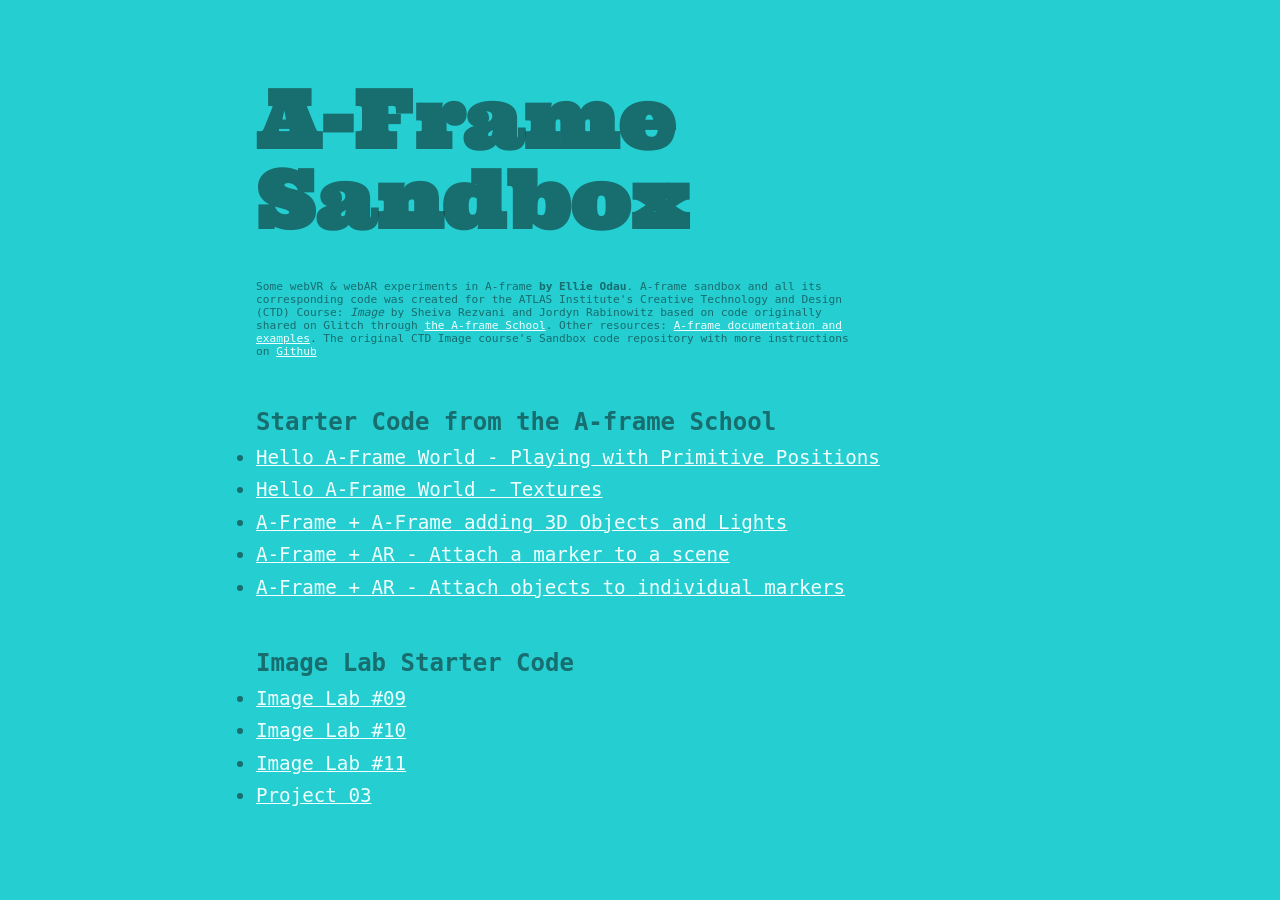
<file: index.html>
<!DOCTYPE html>
<html>
  <head>
    <title>A-Frame Sandbox</title>
    <meta name="viewport" content="width=device-width, initial-scale=1.0">
    <link rel="stylesheet" type="text/css" href="main.css">
  </head>
  <body>
    <h1>A-Frame Sandbox</h1>
    <p>Some webVR &amp; webAR experiments in A-frame <b>by Ellie Odau</b>. A-frame sandbox and all its corresponding code was created for the ATLAS Institute's Creative Technology and Design &#40;CTD&#41; Course: <i>Image</i> by Sheiva Rezvani and Jordyn Rabinowitz based on code originally shared on Glitch through <a href="https://aframe.io/aframe-school/#/" target="_blank">the A-frame School</a>. Other resources: <a href="https://aframe.io/">A-frame documentation and examples</a>. The original CTD Image course&#39;s Sandbox code repository with more instructions on <a href="https://github.com/sheiva/aframe-example-code">Github</a> </p>
    
    <h2>Starter Code from the A-frame School</h2>
    <ul>
      <li><a href="01-hello-AFrame-world-primitive-positions/index.html">Hello A-Frame World - Playing with Primitive Positions</a></li>
      <li><a href="02-Adding-textures-to-sky-and-primitives/index.html">Hello A-Frame World - Textures</a></li>
      <li><a href="03-Adding-3D-objects-lights-text/index.html">A-Frame &#43; A-Frame adding 3D Objects and Lights</a></li>
      <li><a href="04-ARjs-example01-attach-a-whole-scene-to-a-marker/index.html">A-Frame &#43; AR - Attach a marker to a scene</a></li>
      <li><a href="05-ARjs-example02-individualmarkers/index.html">A-Frame &#43; AR - Attach objects to individual markers</a></li>
    </ul>

    <h2>Image Lab Starter Code</h2>
    <ul>
      <li><a href="ImageLab09/index.html">Image Lab &#35;09</a></li>
      <li><a href="ImageLab10/index.html">Image Lab &#35;10</a></li>
      <li><a href="ImageLab11/index.html">Image Lab &#35;11</a></li>
      <li><a href="ImageProject-03/index.html">Project 03</a></li>
    </ul>

    
  </body>
</html>
</file>
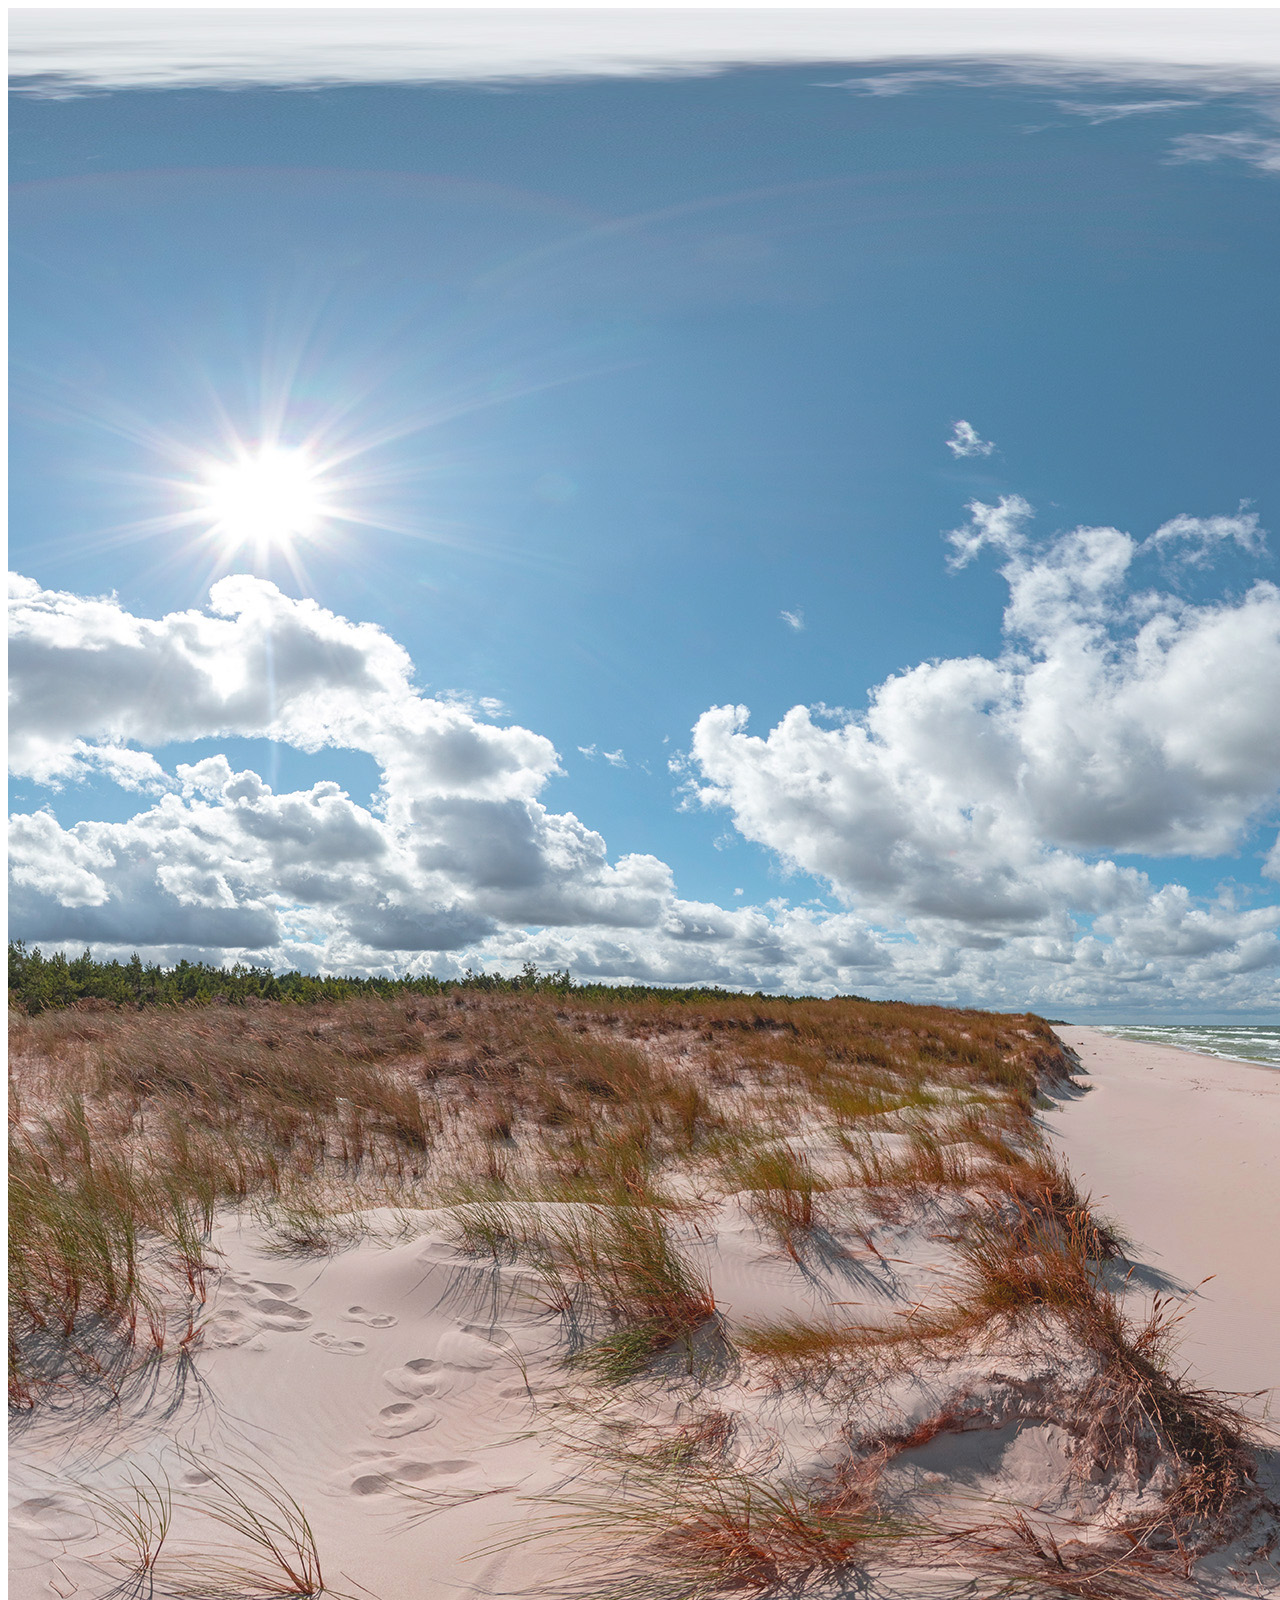
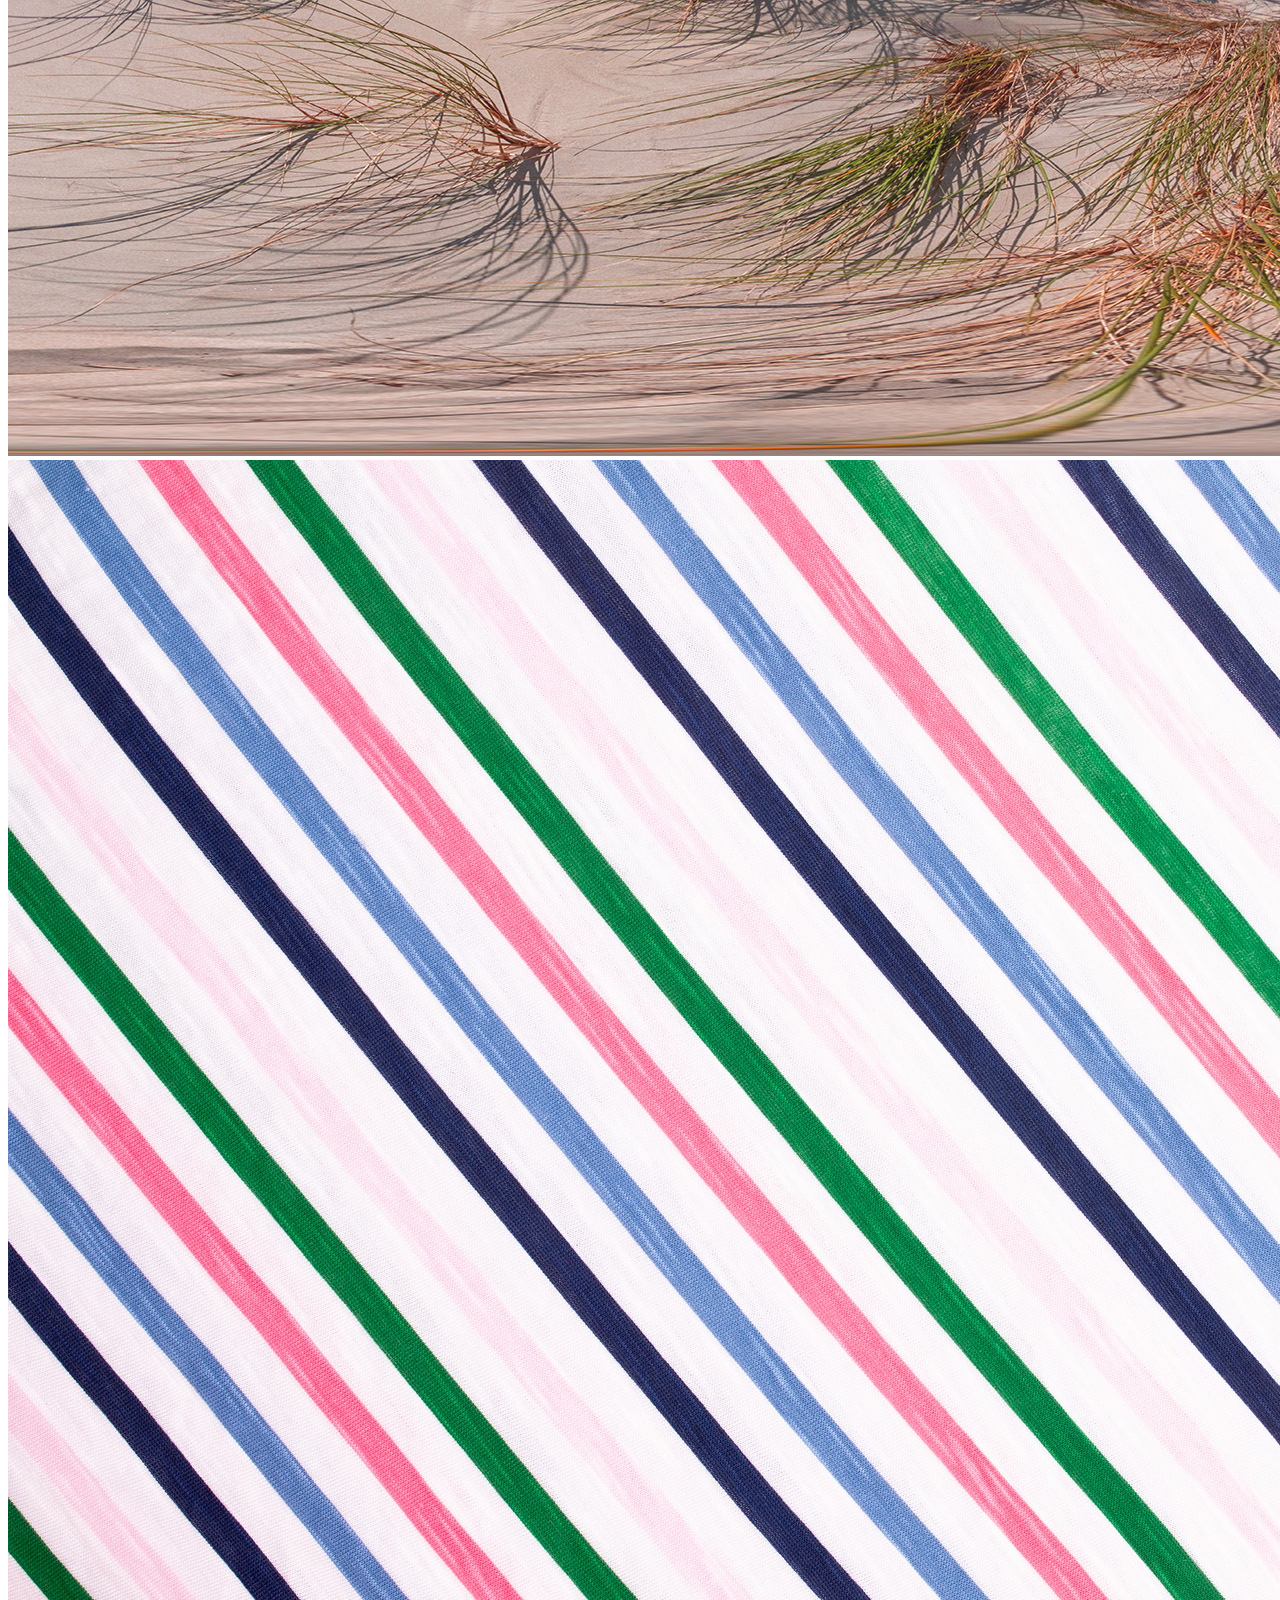
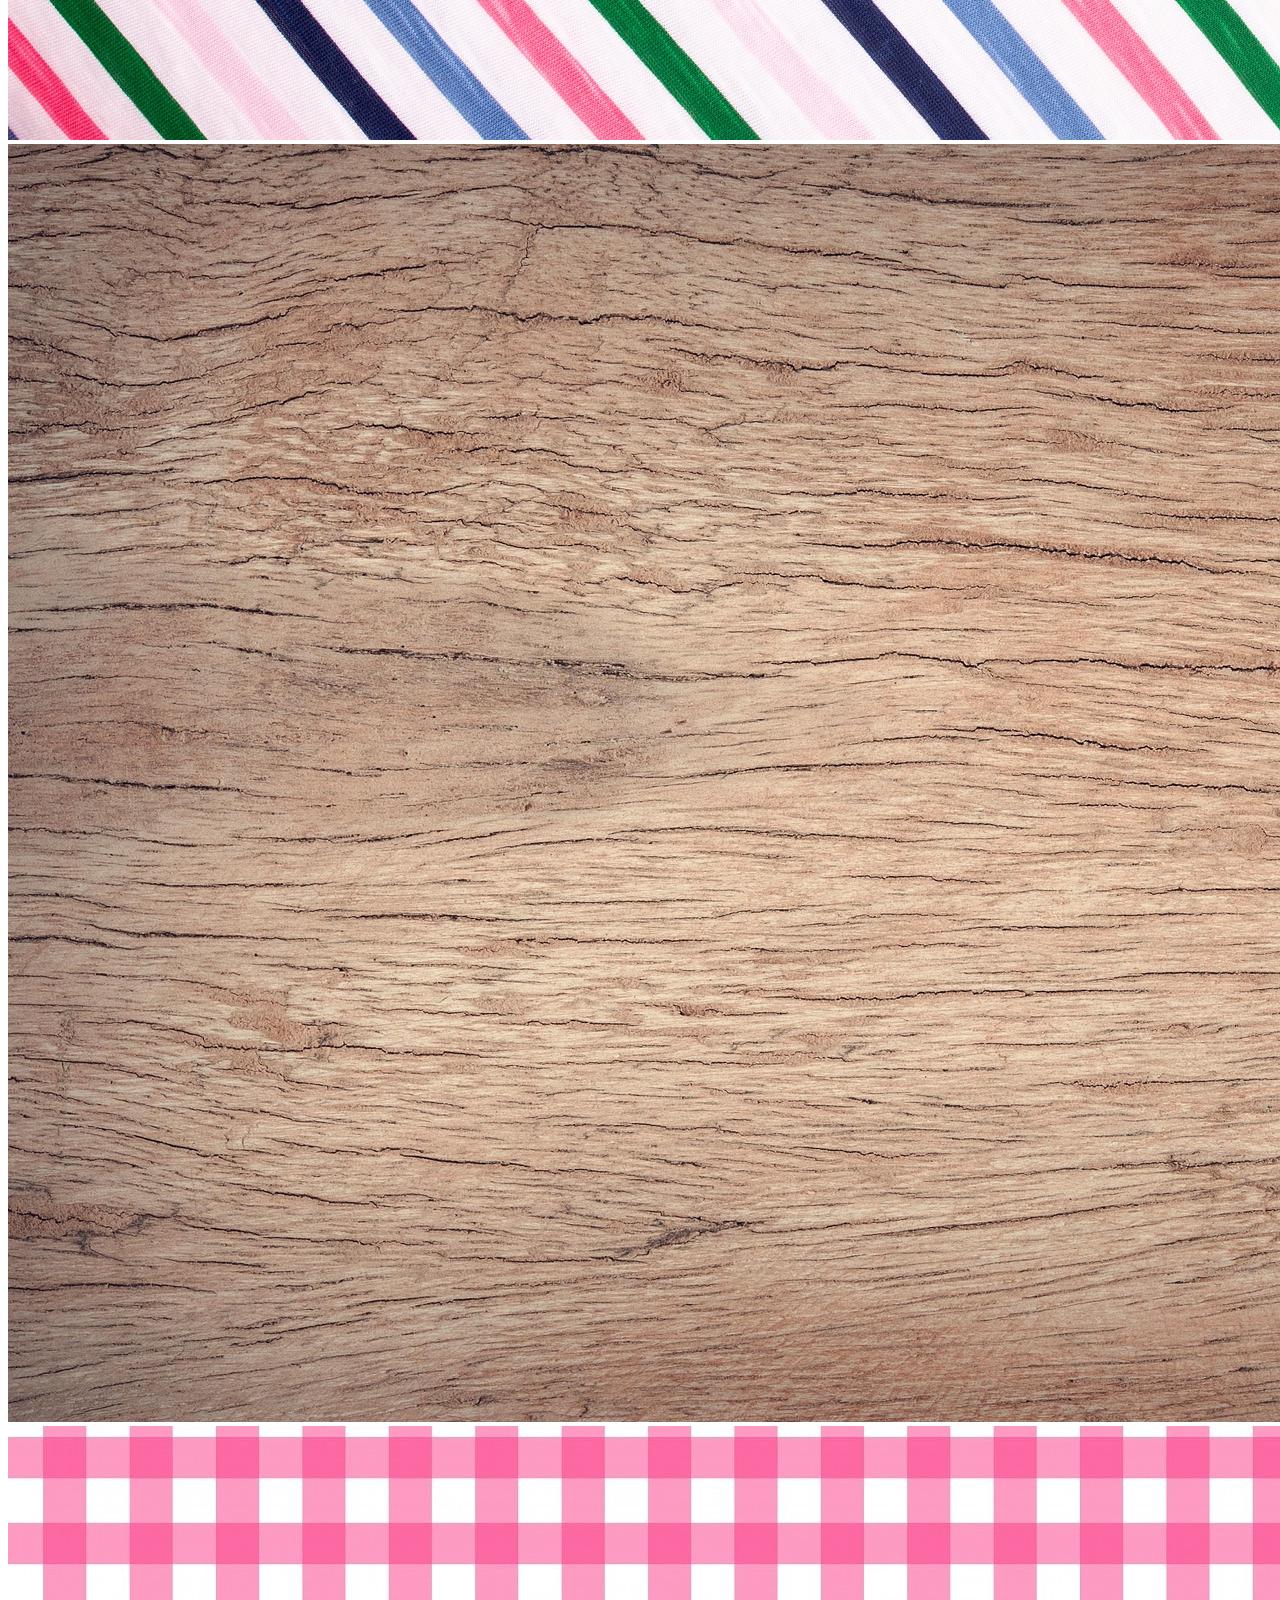
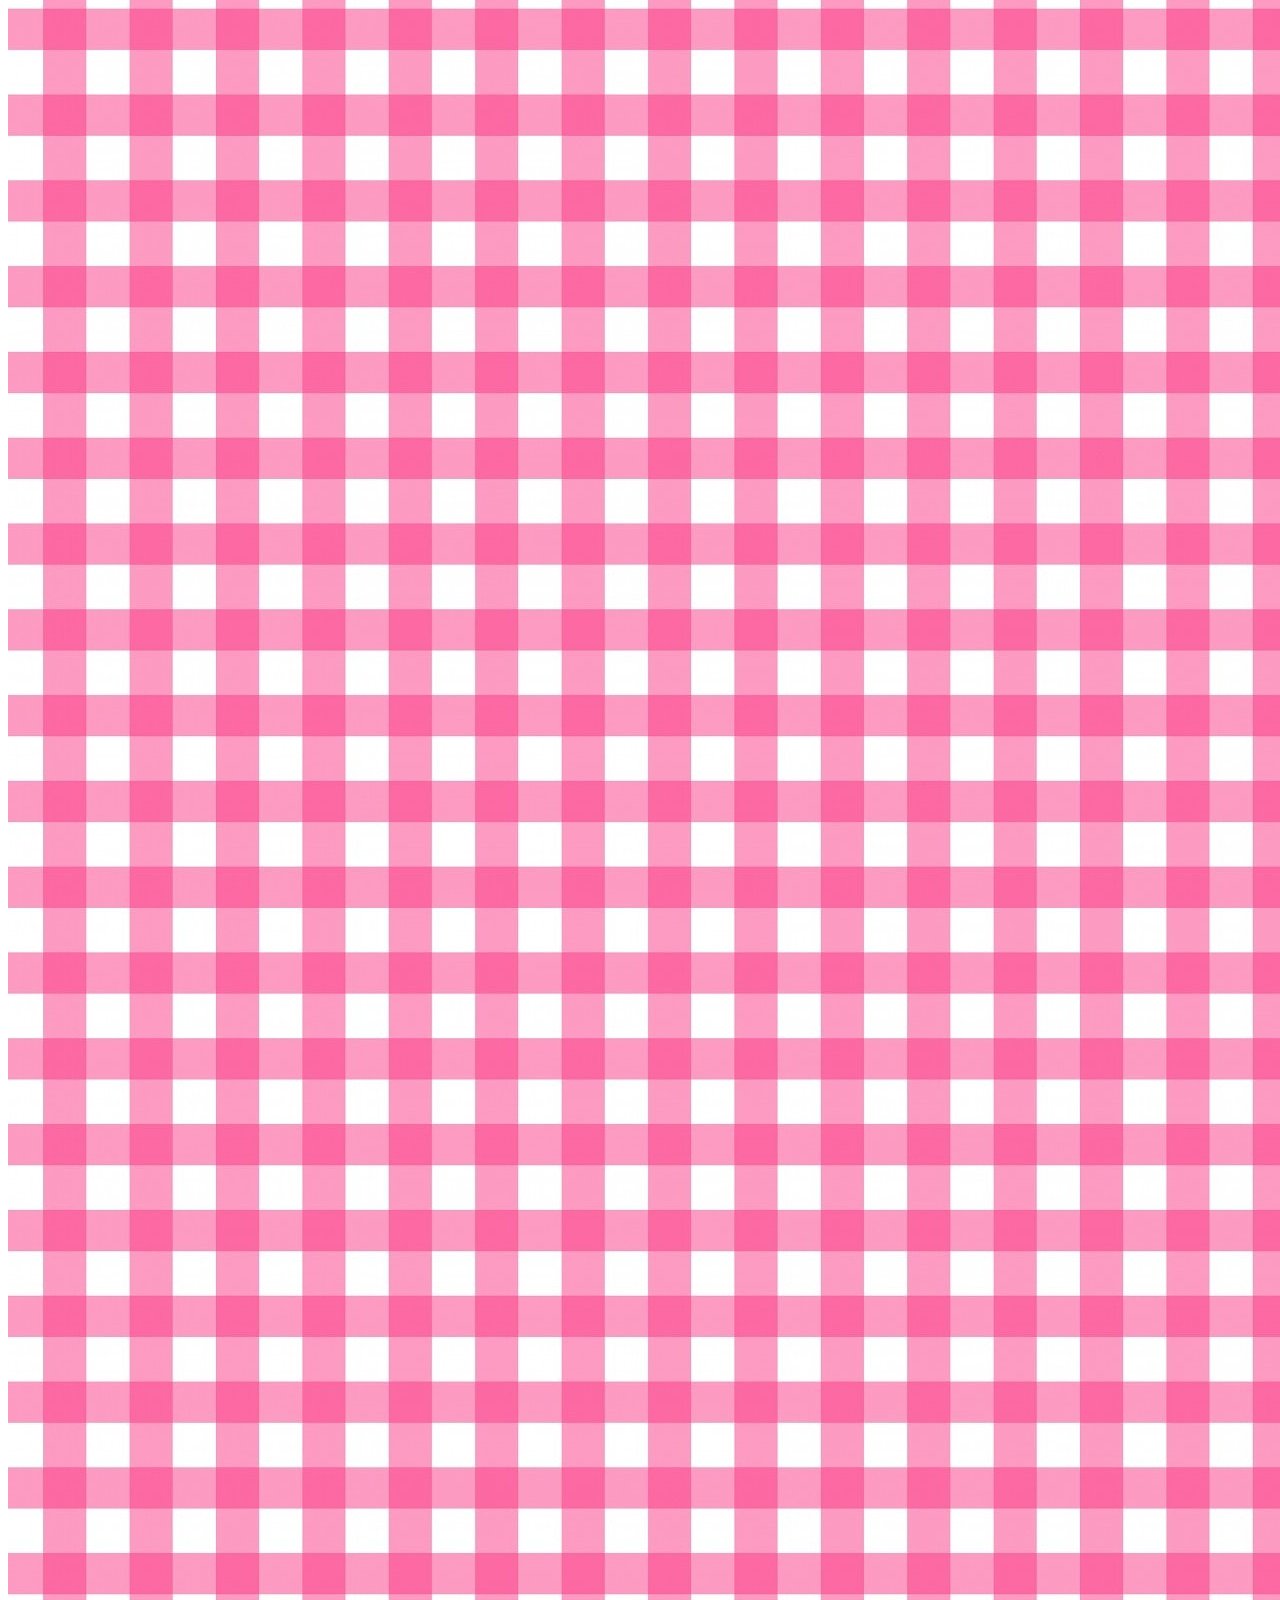
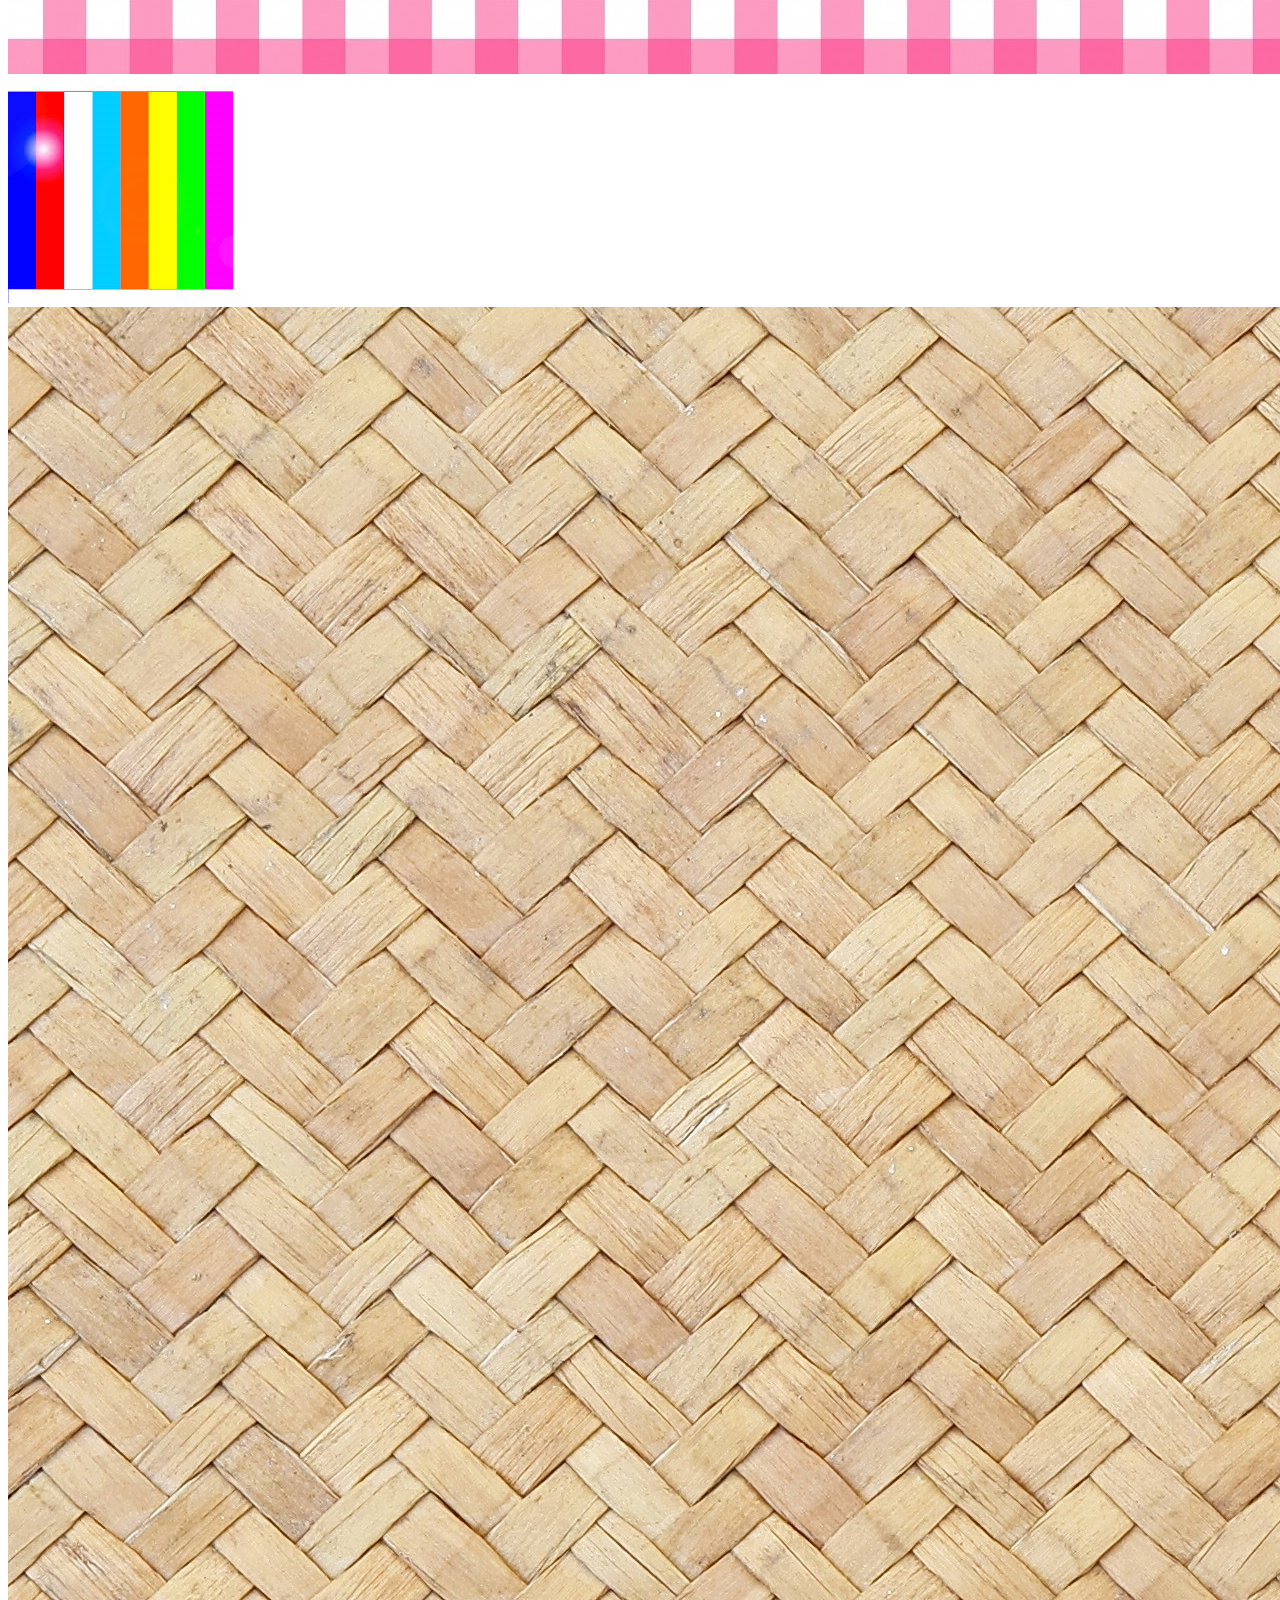
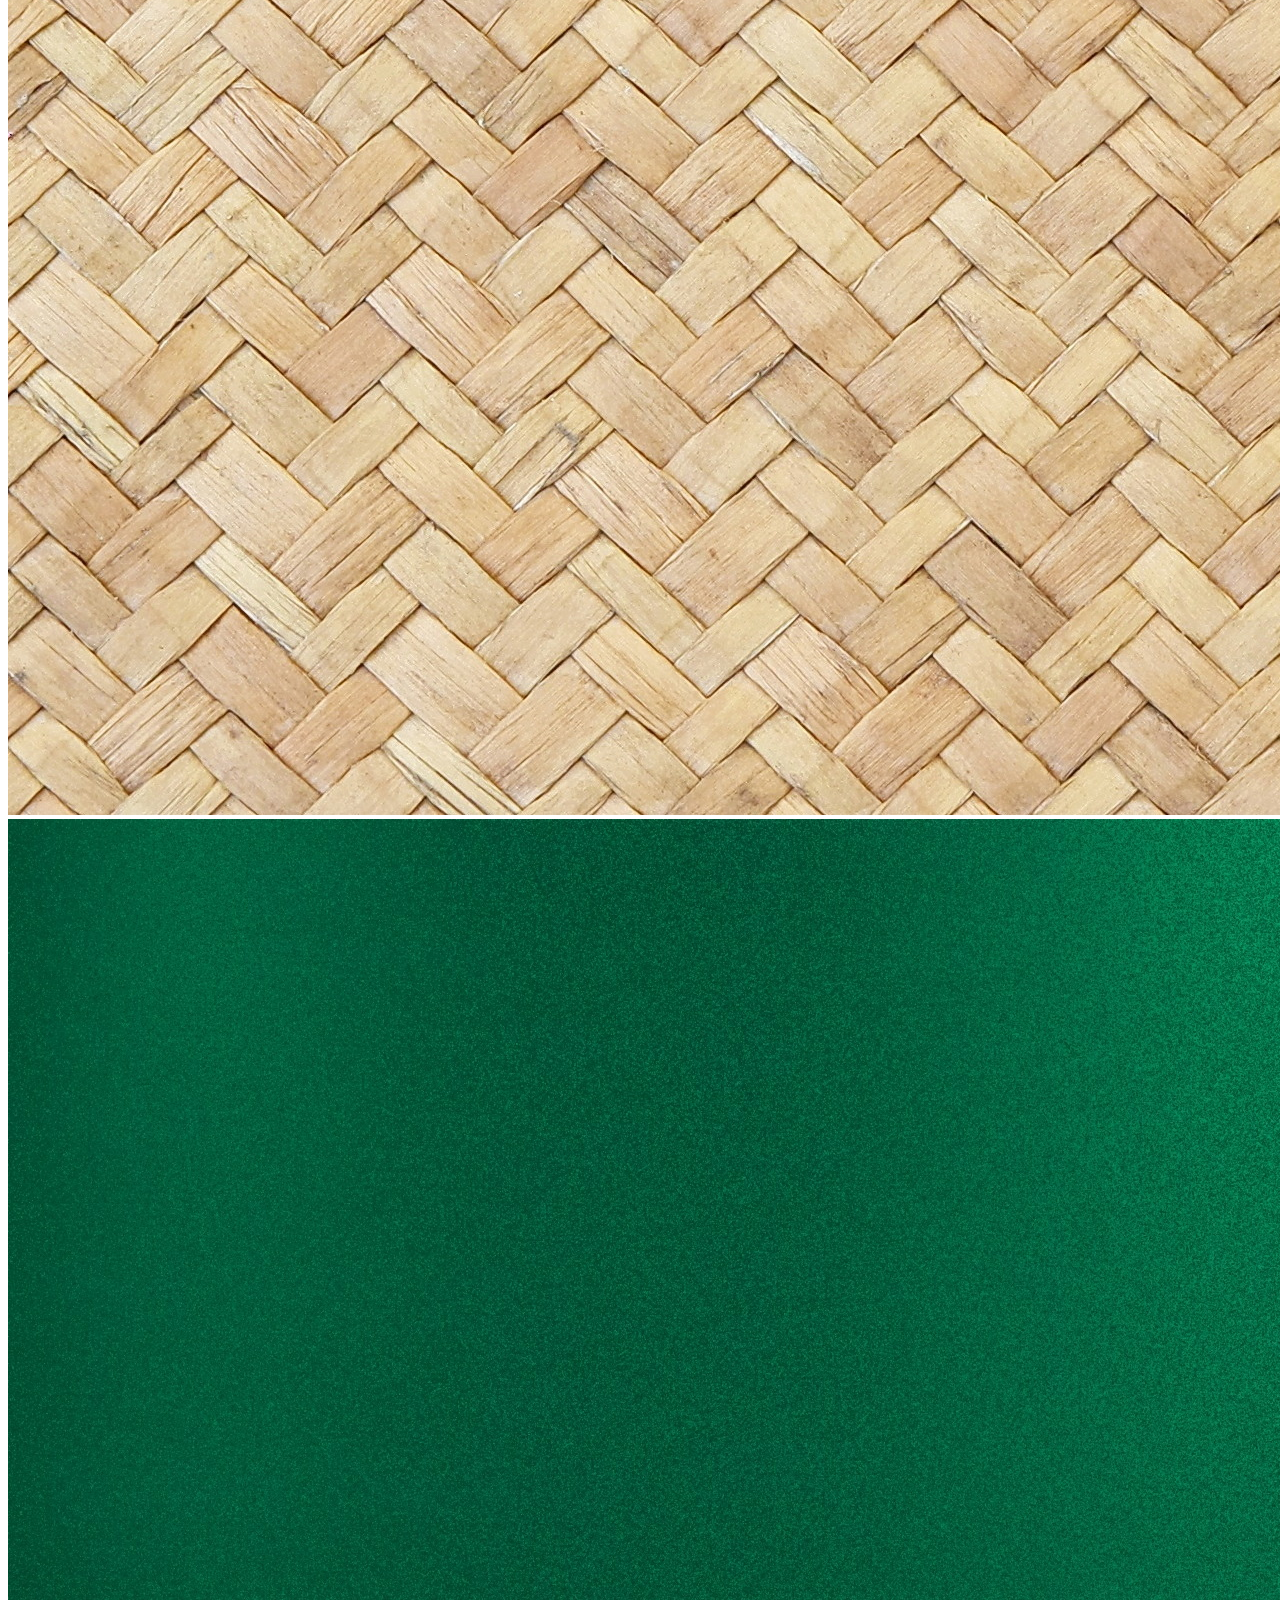
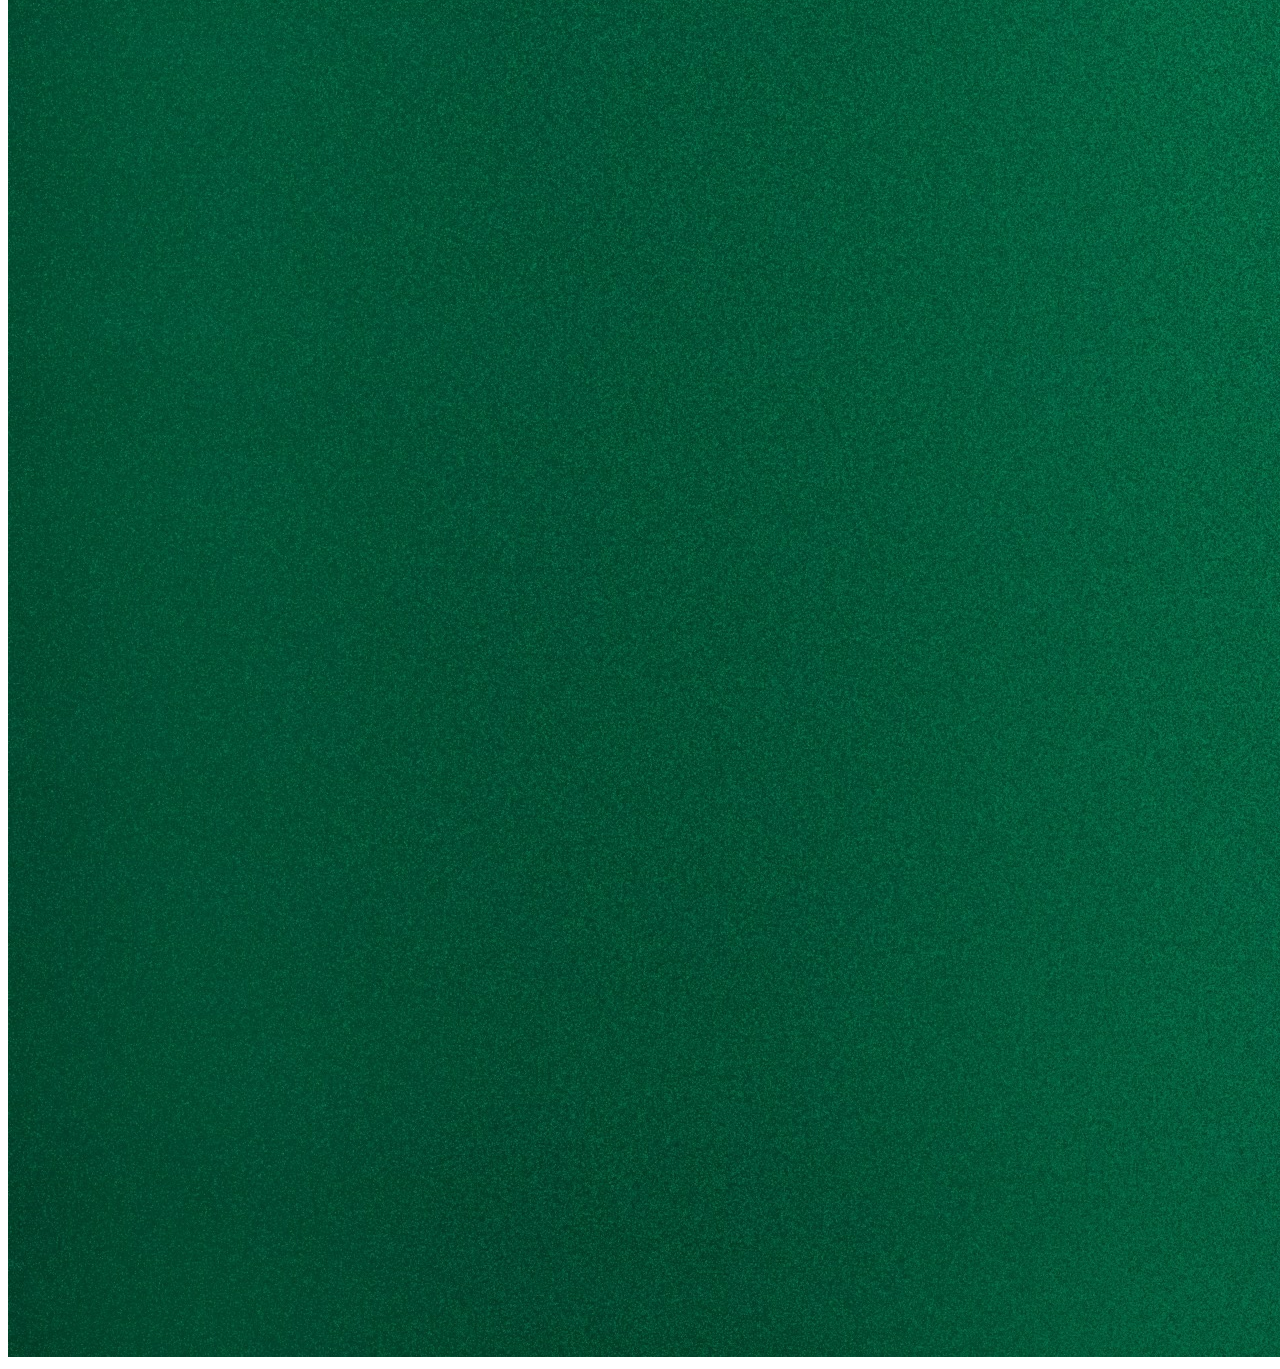
<file: ImageLab10/index.html>
<!DOCTYPE html>
<html>
  <head>
    <script src="https://aframe.io/releases/1.7.1/aframe.min.js"> </script>
  </head>
  <body>
    <a-scene>
      <a-assets>
        <img id="sky" src="assets/pastel_beach.jpg" alt="">
        <img id="stripes" src="assets/stripes.jpg" alt="">
        <img id="wood" src="assets/wood.jpg" alt="">
        <img id="checks" src="assets/checks.jpg" alt="">
        <img id="beachball" src="assets/BeachBallTexture3.png" alt="">
        <img id="woven" src="assets/woven.jpeg" alt="">
        <img id="ribbon" src="assets/ribbon.jpeg" alt="">
      </a-assets>
          <a-cylinder src="#wood" position="-1.7 1 1" radius="0.015" color="#FFFFFF" height="1"></a-cylinder> 
          <a-cone src="#stripes" position="-1.7 1.5 1" rotation="0 0 0" color="#FFFFFF" radius-bottom=".55" radius-top="0.01" height="0.3"></a-cone>
          <a-plane src="#checks" position="-2 0.5 0.5" rotation="-90 0 0" width="1" height=".5" color="#FFFFFF"></a-plane>
          <a-sphere src="#beachball" position="-2 1 -4" radius=".25" color="#F5FBFF"></a-sphere>
          <a-cylinder src="#woven" position="-2 0.51 0.3" radius="0.15" color="" height=".01"></a-cylinder> 
          <a-cylinder src="#woven" position="-2 0.56 0.3" radius="0.1" color="" height=".05"></a-cylinder> 
          <a-cylinder src="#ribbon" position="-2 0.55 0.3" radius="0.11" color="#FFFFFF" height=".02"></a-cylinder> 
      <a-sky src="#sky"></a-sky>
    </a-scene>
  </body>
</html>
</file>
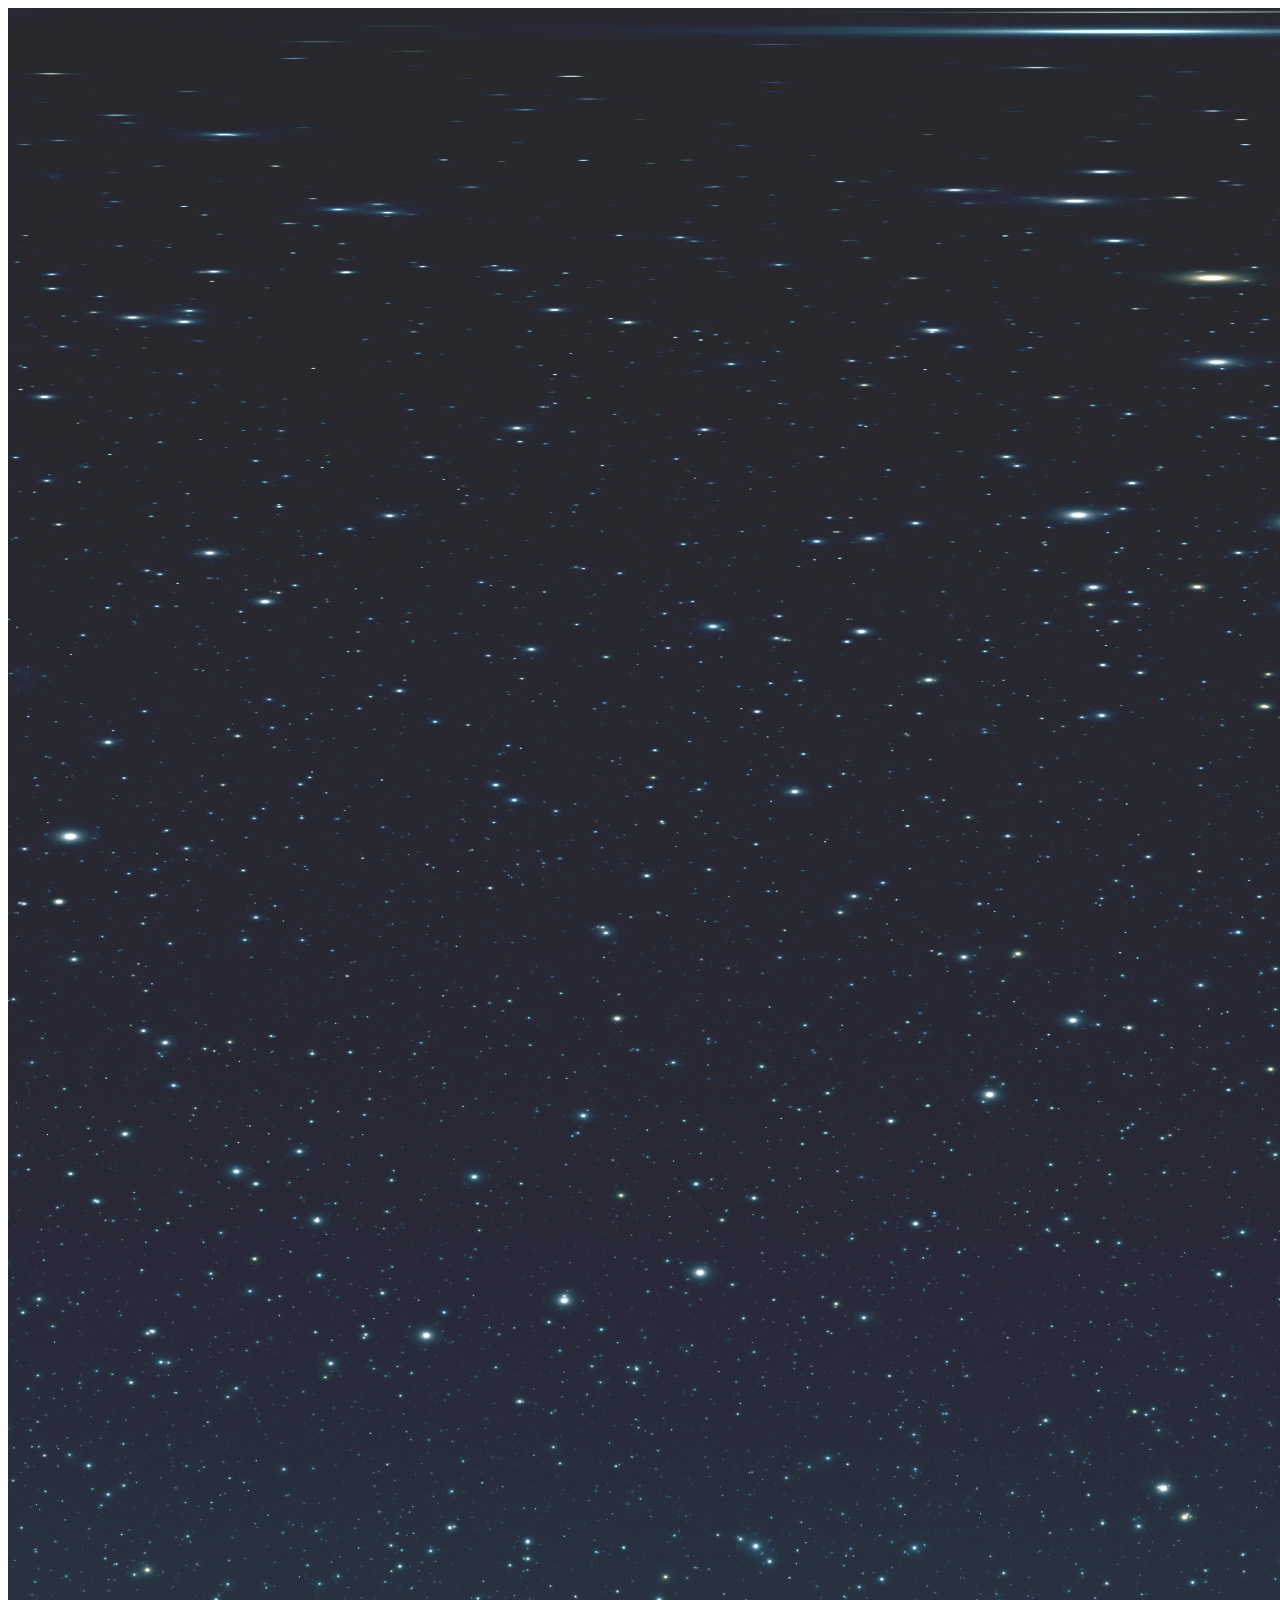
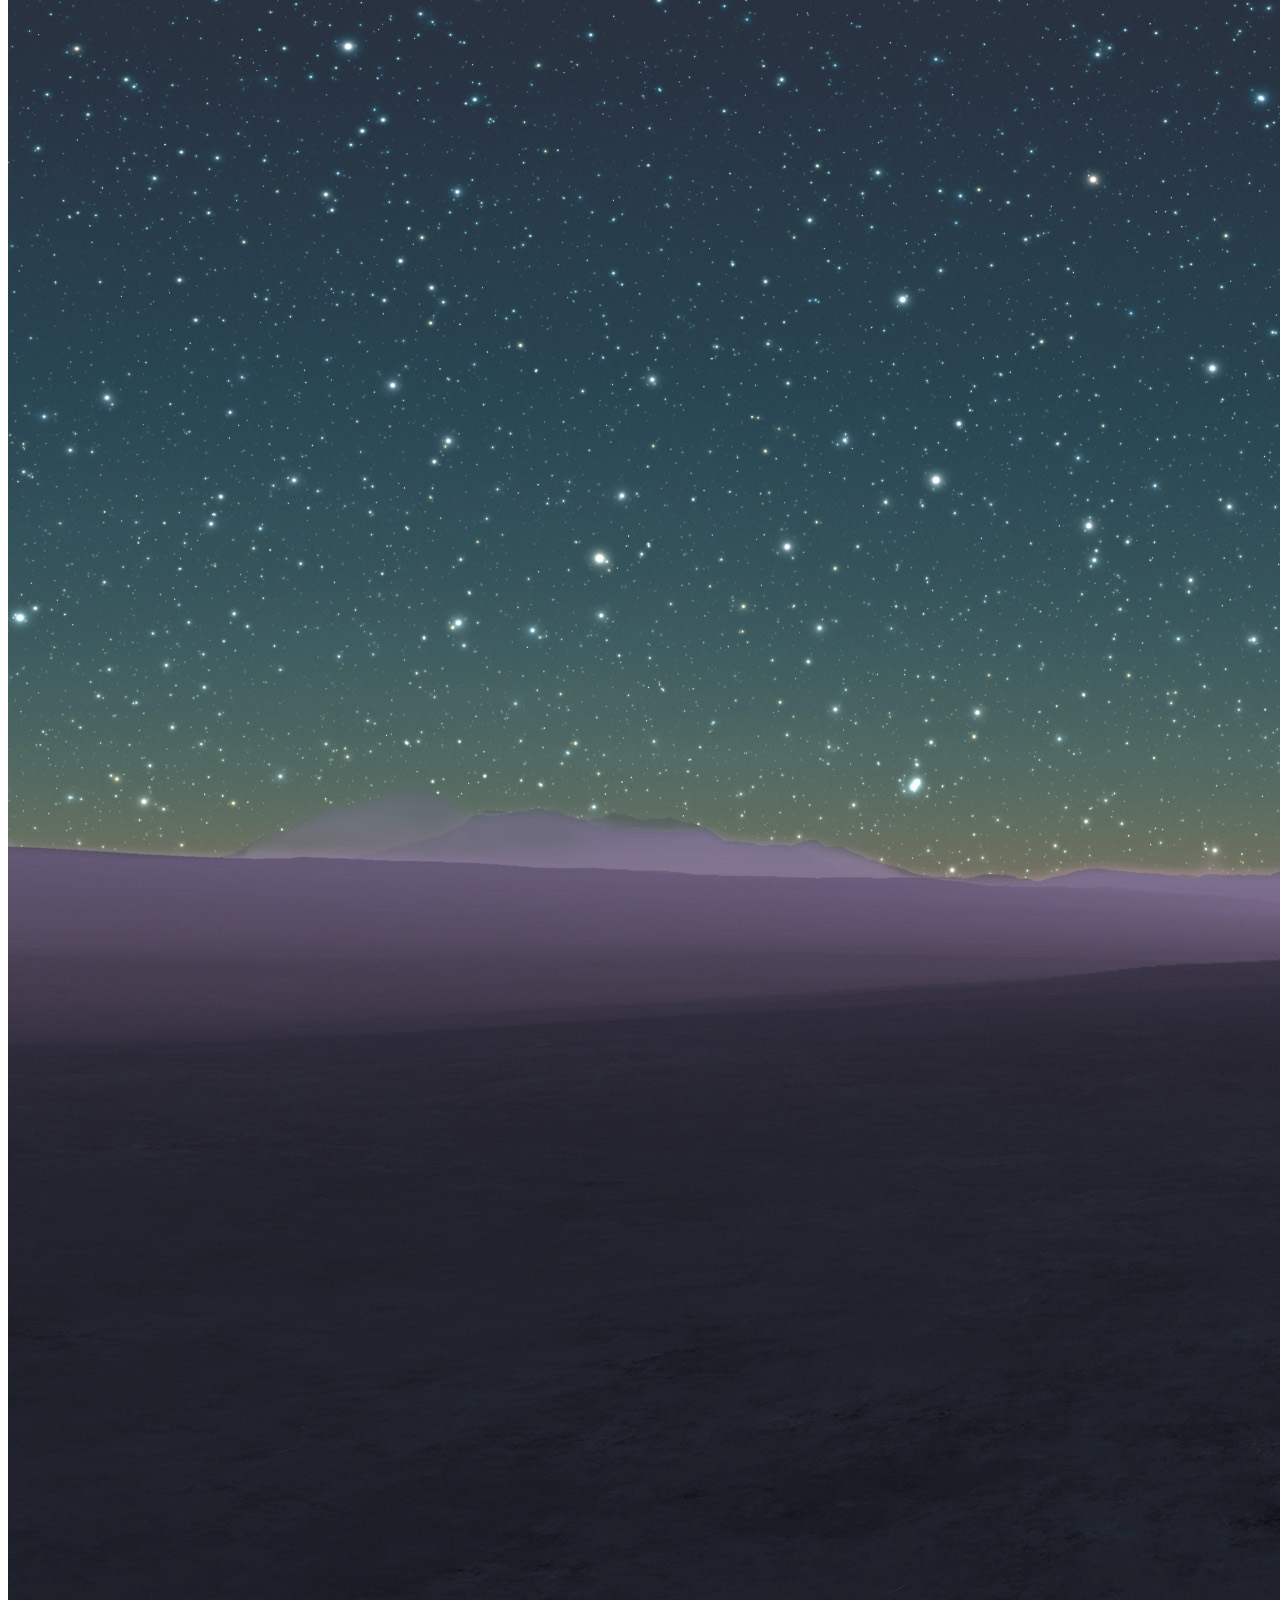
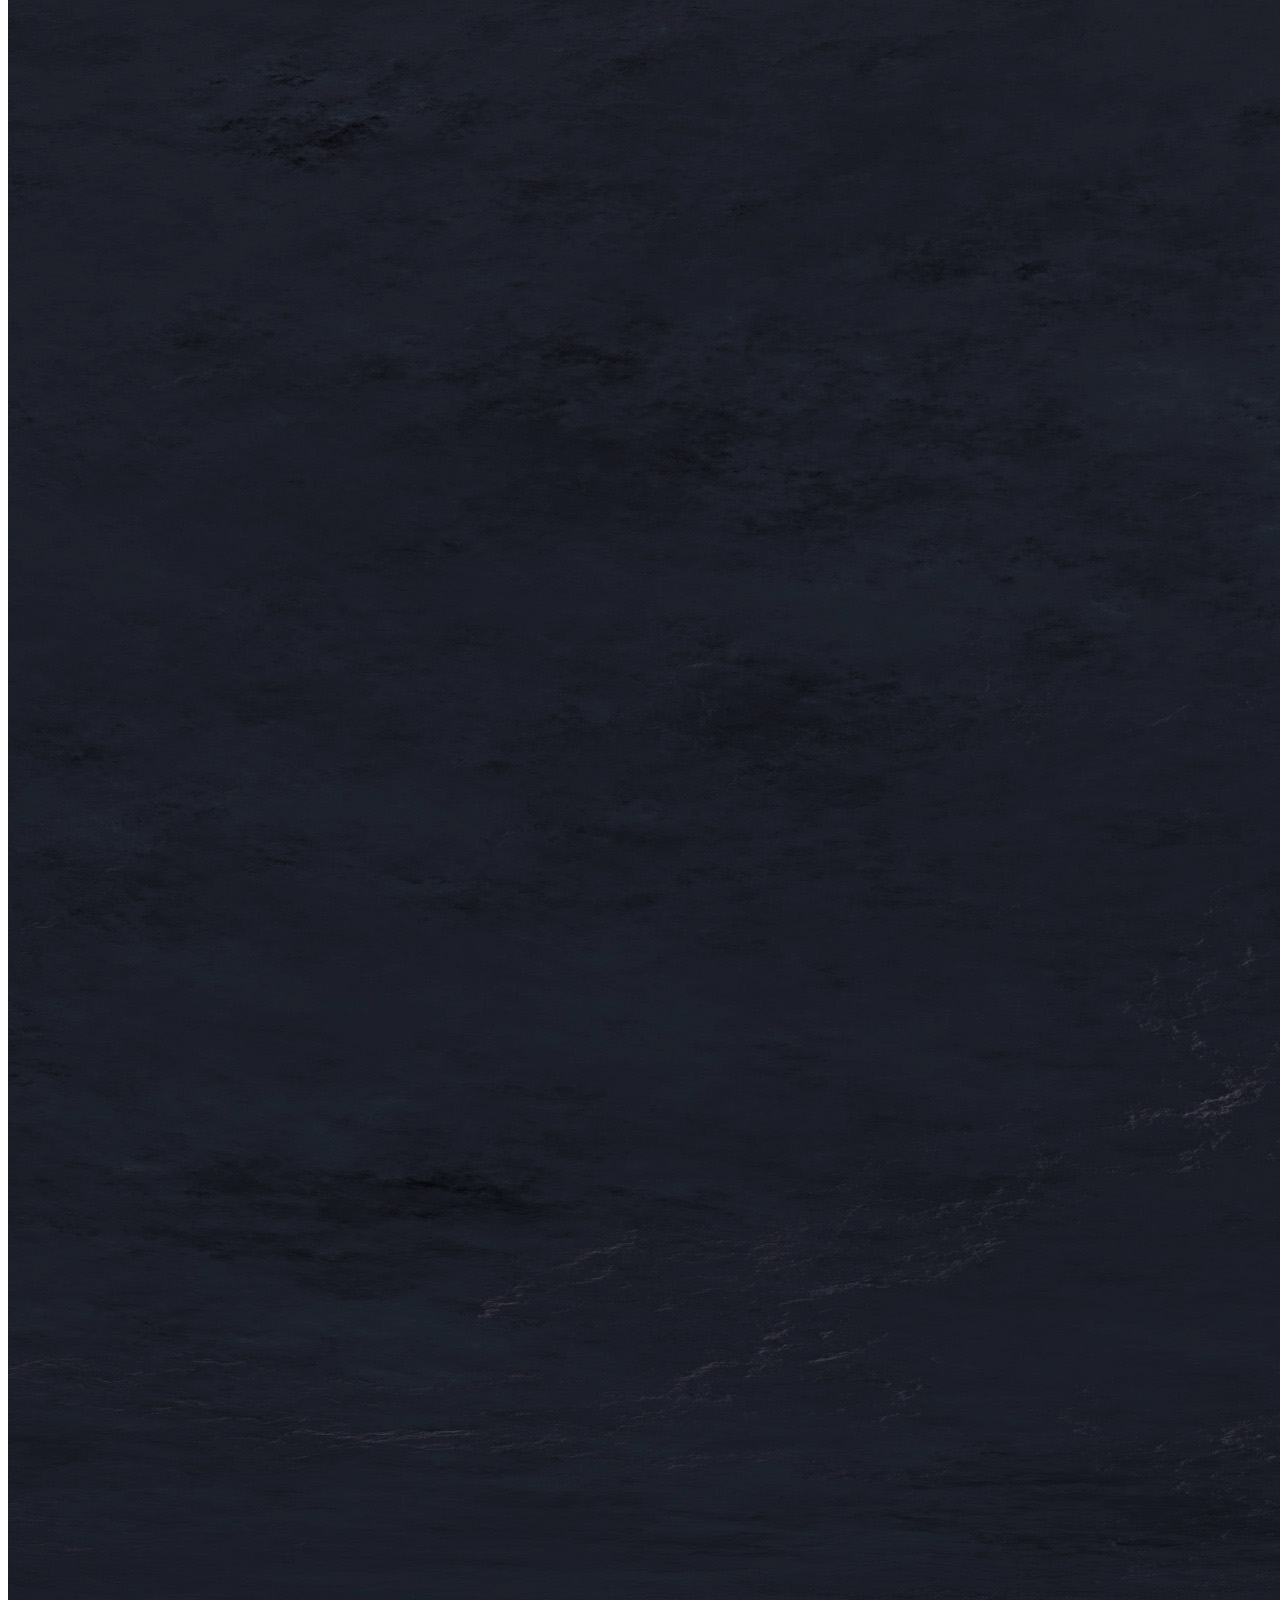
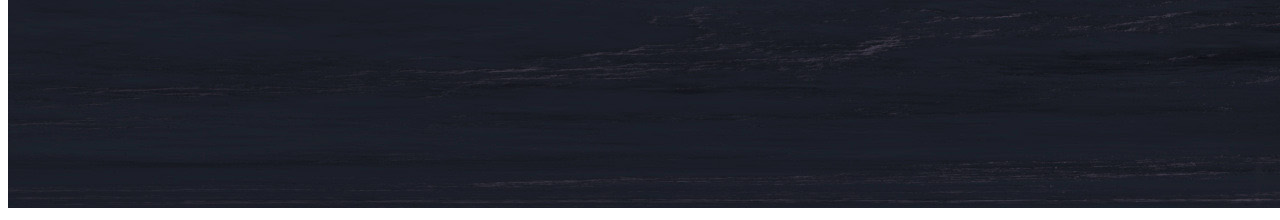
<file: ImageLab11/index.html>
<!DOCTYPE html>
<html>
  <head>
    <script src="https://aframe.io/releases/1.7.1/aframe.min.js"> </script>
  </head>
  <body>
    <a-scene>
       <a-assets>
        <img id="sky" src="assets/AdobeStock_286725174 copy.jpg" alt="">
        <a-asset-item id="pine-tree-snow-1-obj" src="assets/PineTree_Snow_1.obj"></a-asset-item>
        <a-asset-item id="pine-tree-snow-1-mtl" src="assets/PineTree_Snow_1.mtl"></a-asset-item>

        <a-asset-item id="campfire-stones-obj" src="assets/campfire_stones.obj"></a-asset-item>
        <a-asset-item id="campfire-stones-mtl" src="assets/campfire_stones.mtl"></a-asset-item>

        <a-asset-item id="campfire-logs-obj" src="assets/campfire_logs.obj"></a-asset-item>
        <a-asset-item id="campfire-logs-mtl" src="assets/campfire_logs.mtl"></a-asset-item>
      </a-assets>

      <a-box width="200" depth="200" density="40" opacity="1" position="1 -0.4 0" color = "#c6c1e3" shadow="receive: true"></a-box>    
      <a-sky src="#sky" position="0 0 0"></a-sky> 
      <a-obj-model src="#pine-tree-snow-1-obj" mtl="#pine-tree-snow-1-mtl" position="-3 -0.4 -5" scale="1.75 1.75 1.5" rotation="0 120 0" shadow="cast: true"></a-obj-model>
      <a-obj-model src="#campfire-stones-obj" material="color: #707070" position="1 0 -4" scale="5 5 5" rotation="0 0 0" shadow="cast: true"></a-obj-model>
      <a-obj-model src="#campfire-logs-obj" material="color: #57380f" position="0.9 0 -3.9" scale="5 5 5" rotation="0 20 0" shadow="cast: true"></a-obj-model>
      
      <a-entity light="type: point; color: #ff6600; intensity: 2; distance: 10; decay: 2" 
          position="1 .5 -4"
          animation="property: light.intensity; from: 1.5; to: 2.5; dur: 500; dir: alternate; loop: true">
      </a-entity>
        <!-- <a-entity light="type: spot; color: #ff6600; intensity: 5; distance: 10; decay: 2" 
          position="1 .6 -3.1"
          animation="property: light.intensity; from: 1.5; to: 2.5; dur: 500; dir: alternate; loop: true">
        </a-entity> -->

    <a-entity
        light="type: directional; 
              color: #ccdfff; 
              intensity: 1.2; 
              castShadow: true"
        position="5 10 5"
        rotation="-60 45 0">
    </a-entity>
    <a-entity light="type: hemisphere; skyColor: #151b36; groundColor: #867596; intensity: 0.3"></a-entity>
    <a-entity light="type: ambient; color: #efb5ff; intensity: 0.8"></a-entity>
    </a-scene>
  </body>
</html>
</file>
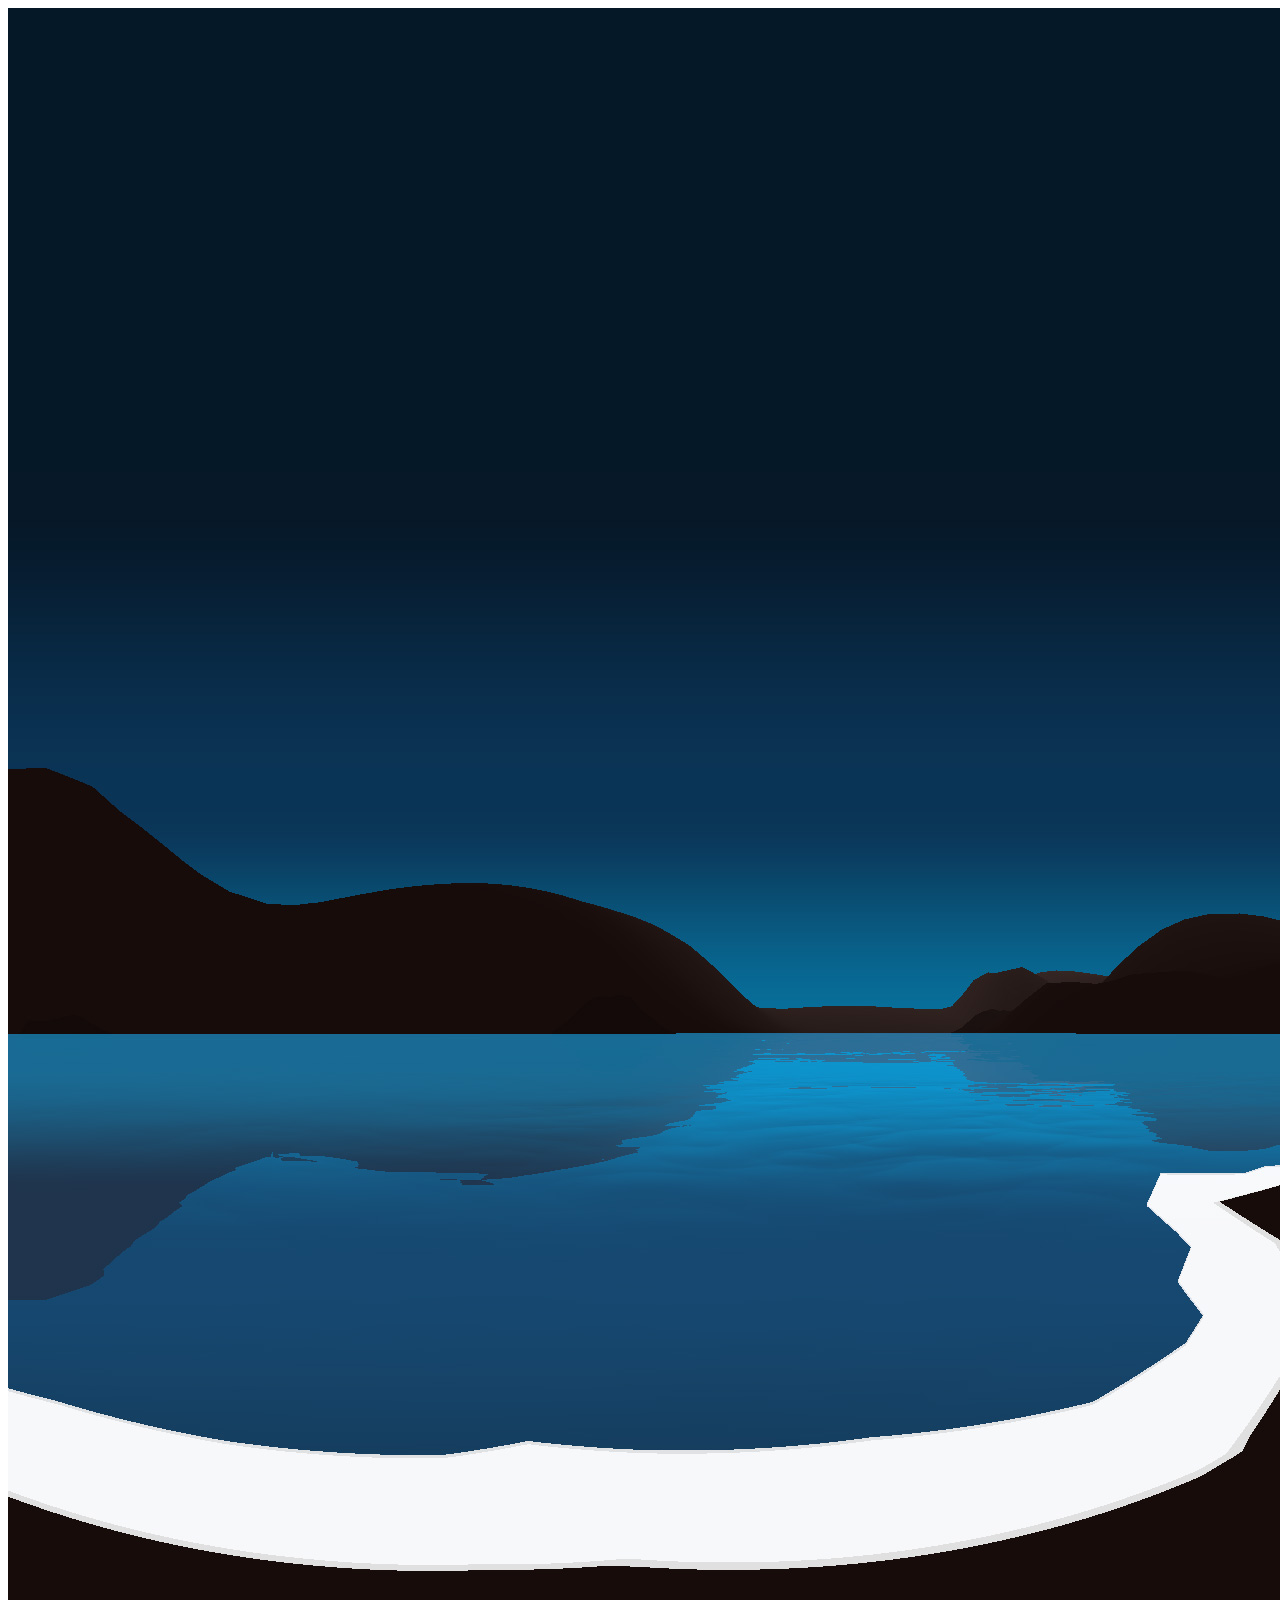
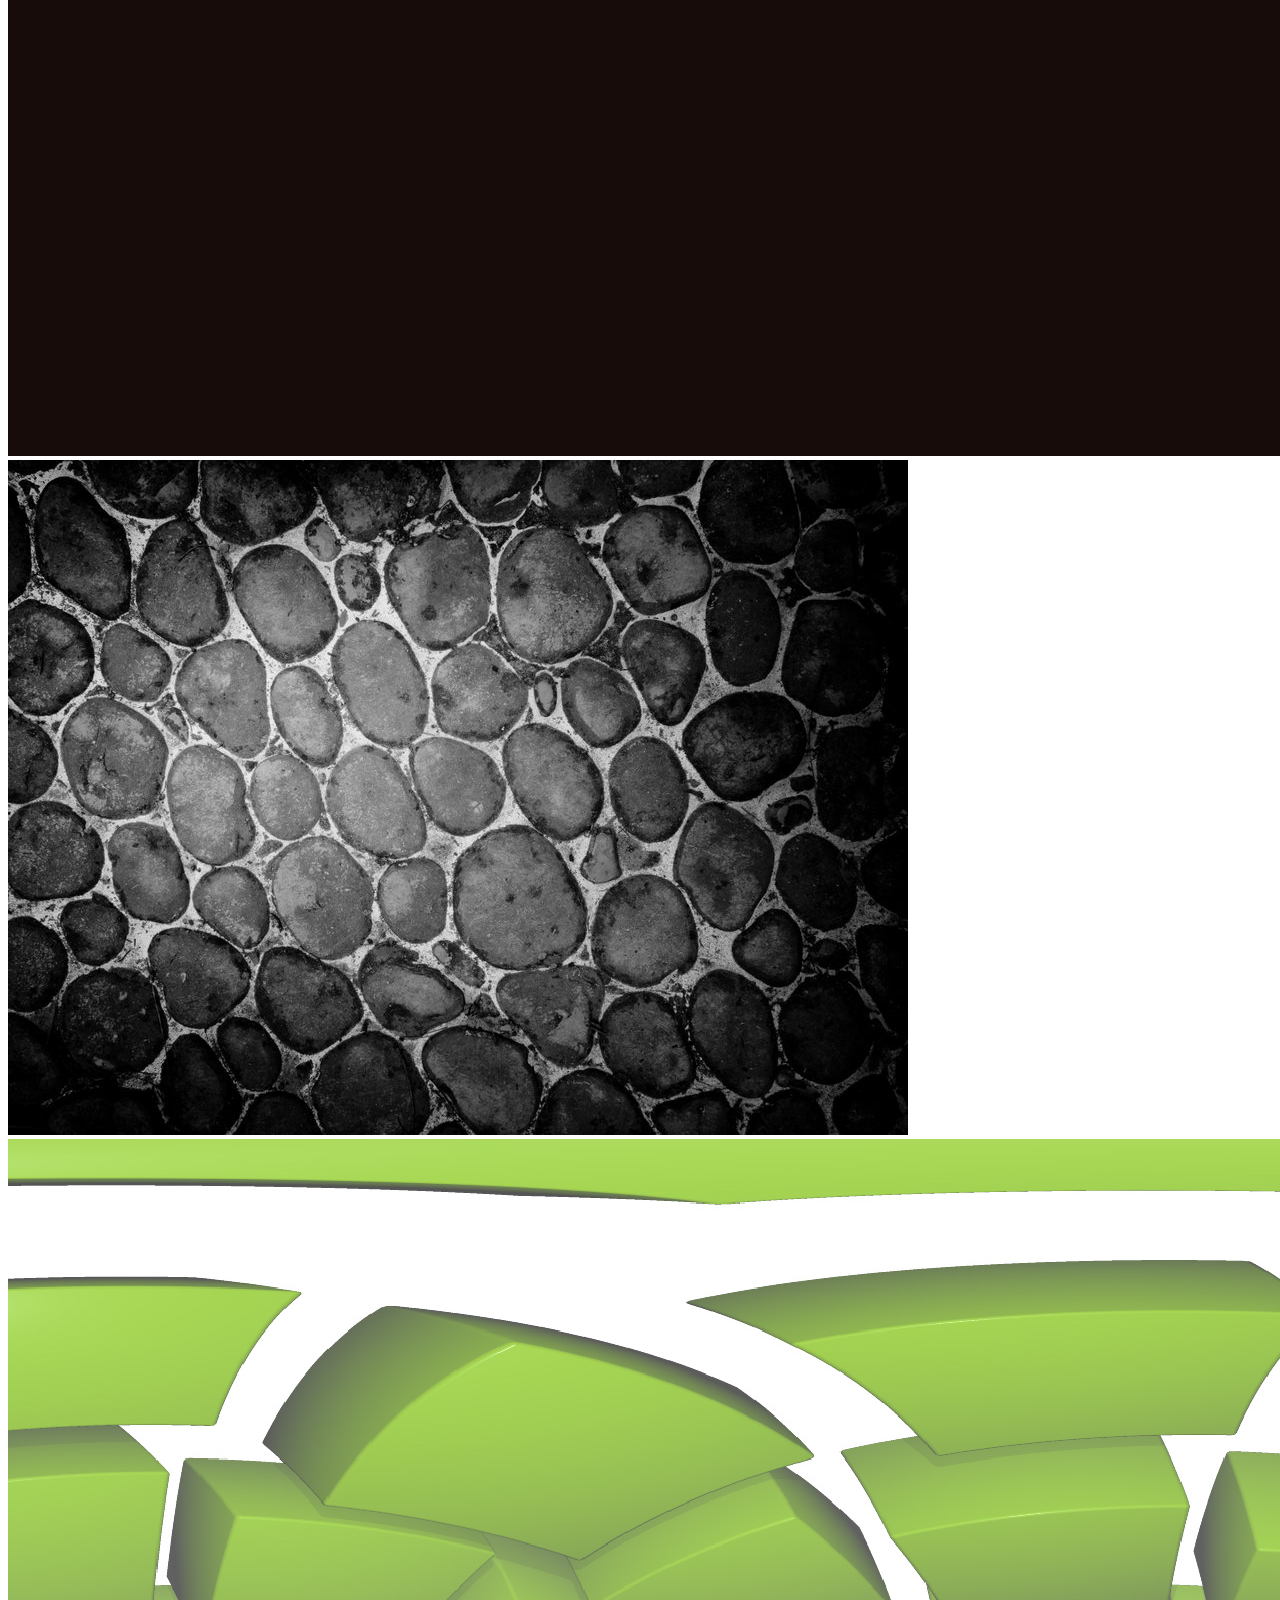
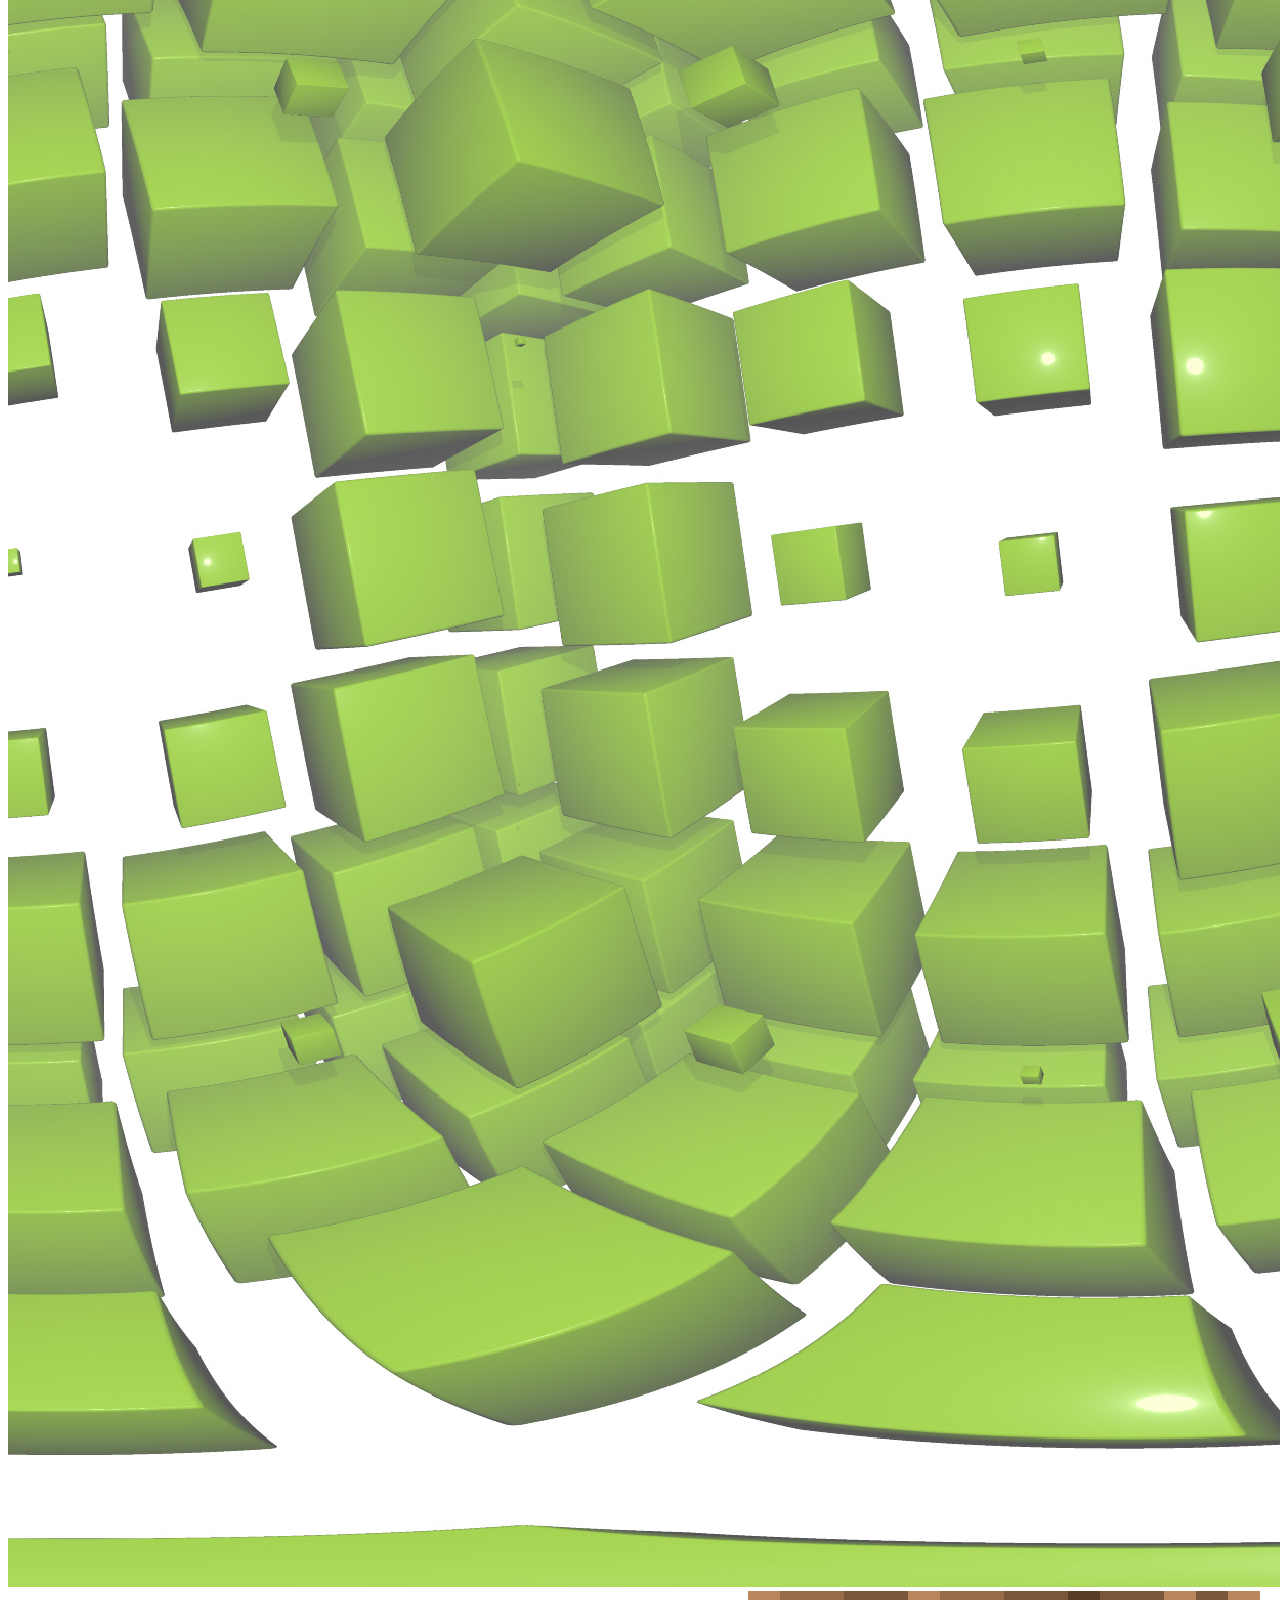
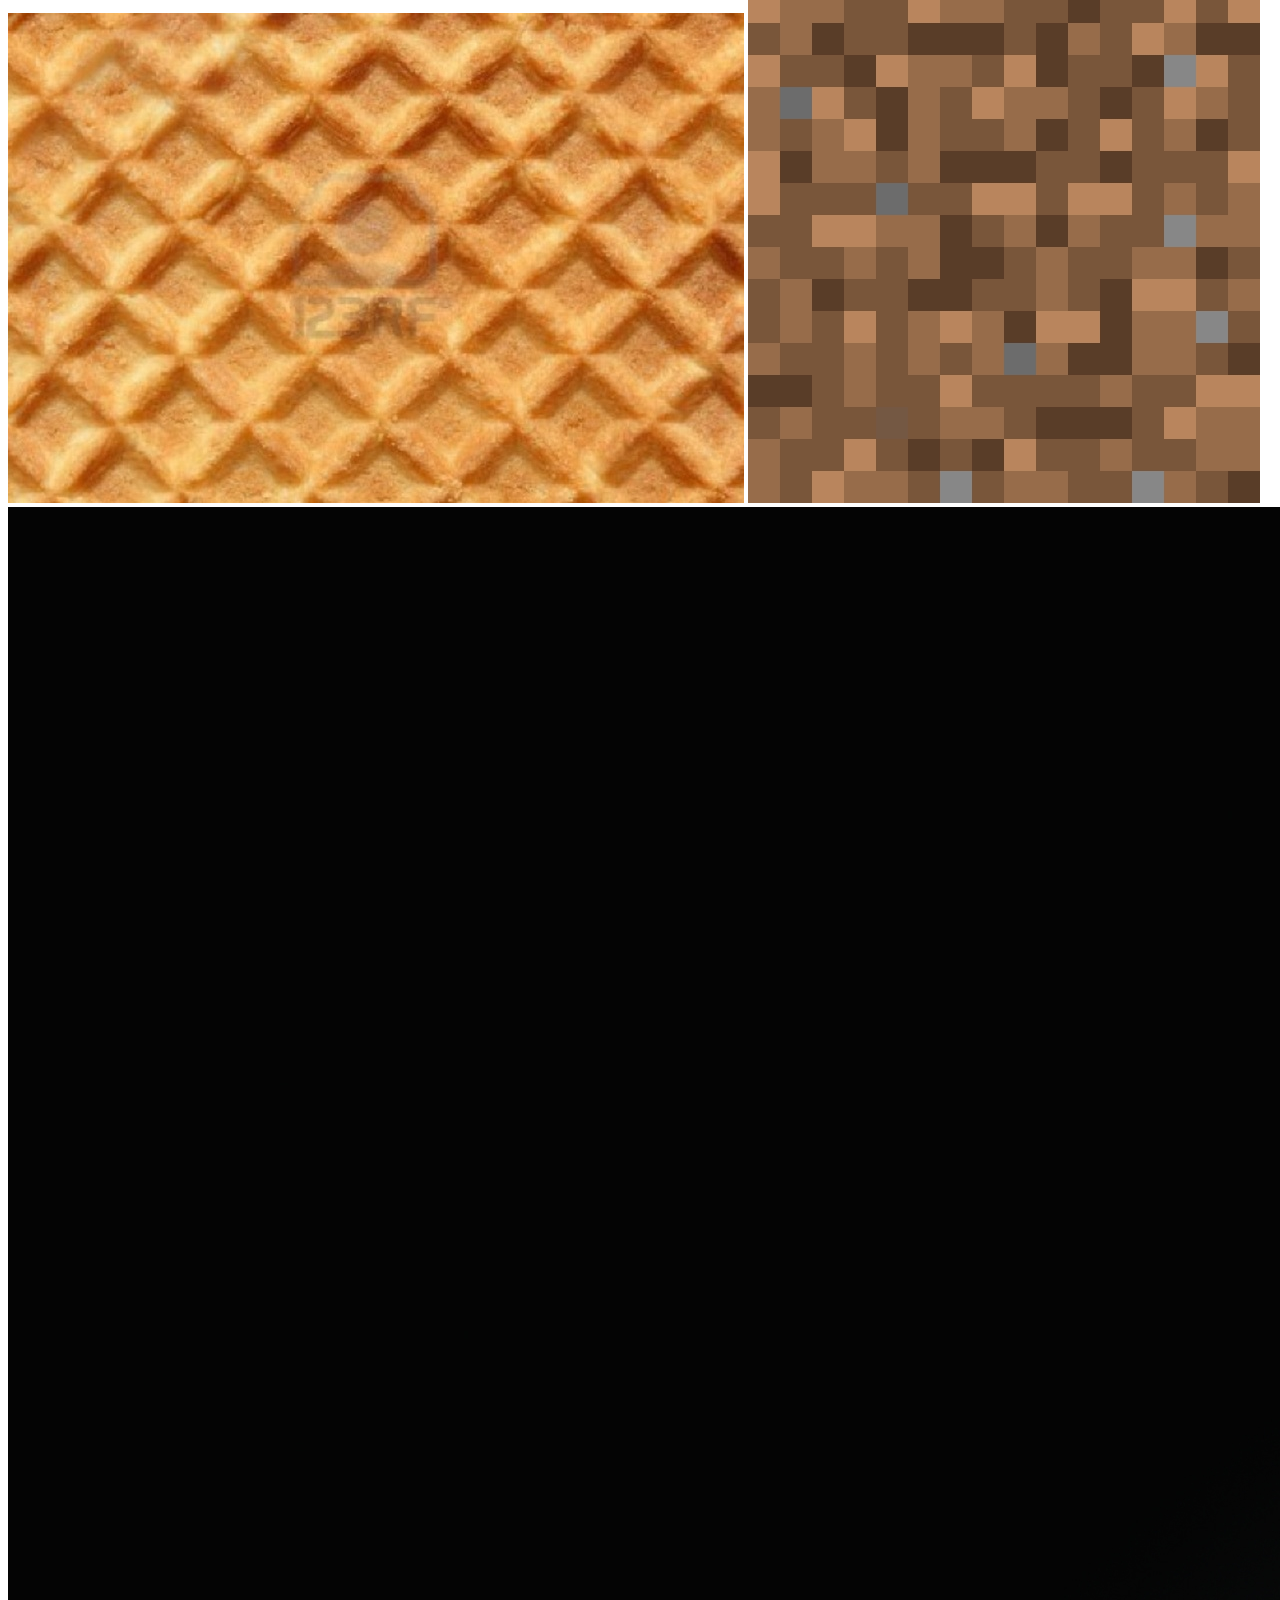
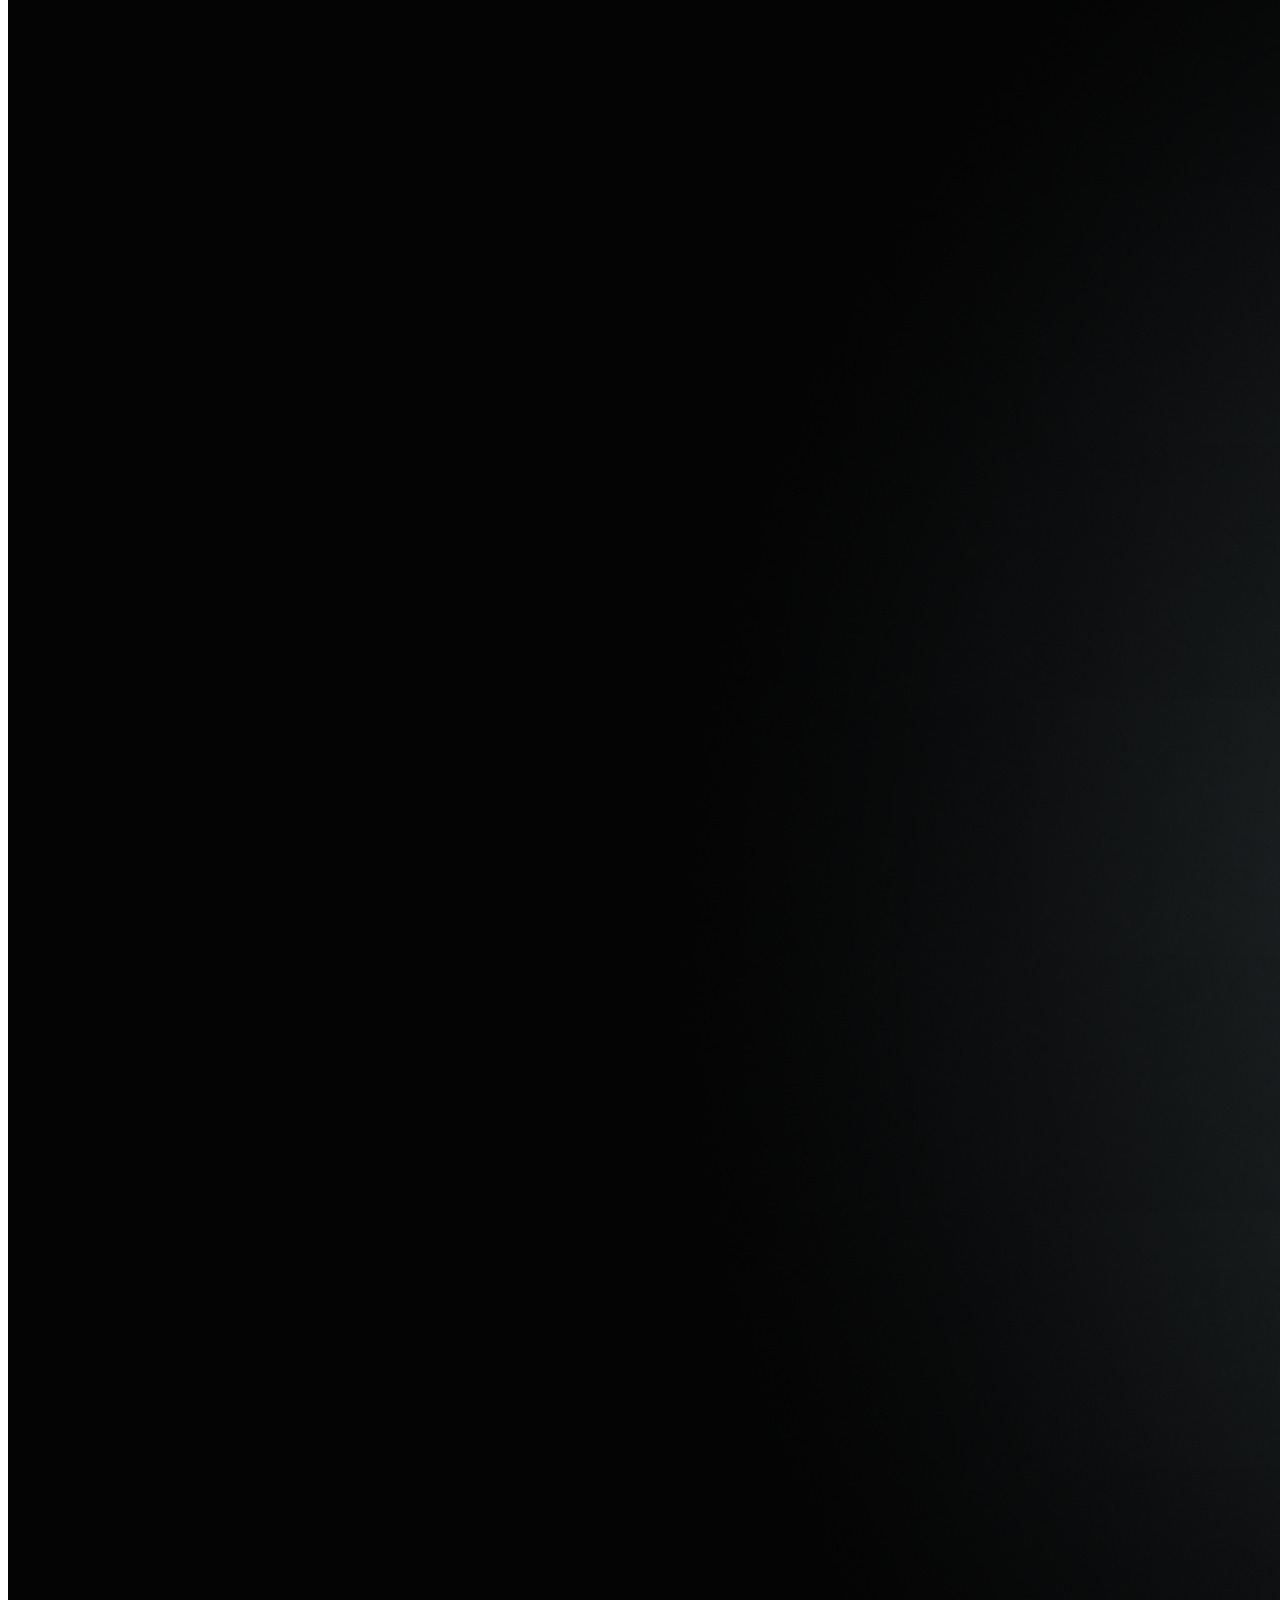
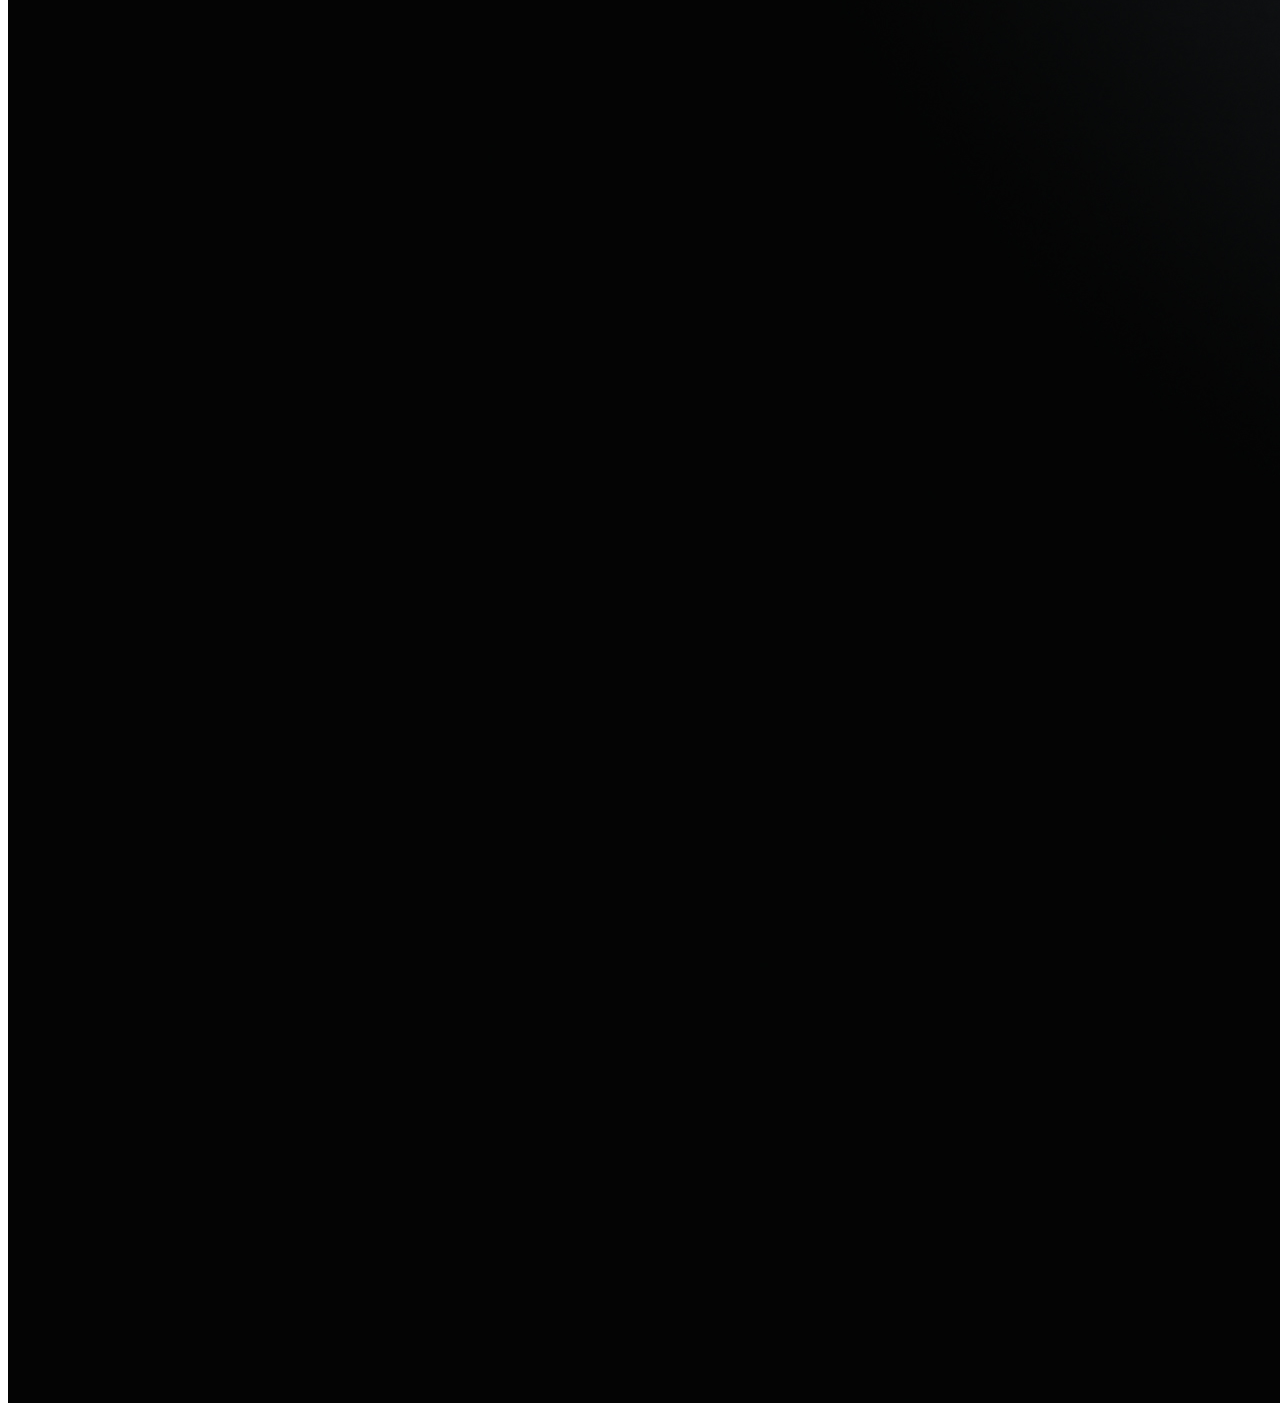
<file: 02-Adding-textures-to-sky-and-primitives/solution.html>
<!DOCTYPE html>
<html>
  <head>
    <title>Textures - A-Frame School</title>
    <meta name="description" content="Textures - A-Frame School">
    <script src="https://aframe.io/releases/1.5.0/aframe.min.js"></script>
  </head>
  <body>
    <a-scene>
      <!-- Preload assets to ensure textures are available -->
      <a-assets>
        <img id="sky1" src="assets/sky1.jpg">
        <img id="tex1" src="assets/texture1.jpg">
        <img id="tex2" src="assets/texture2.jpg">
        <img id="tex3" src="assets/texture3.jpg">
        <img id="tex4" src="assets/texture4.jpg">
        <img id="plane" src="assets/plane.jpg">
      </a-assets>

      <a-sky src="#sky1" radius="30"></a-sky>
      
      <a-box src="#tex1" position="-2 0.5 -4"></a-box>
      <a-sphere src="#tex2" radius="0.5" position="0 0.5 -3"></a-sphere>
      <a-cone src="#tex3" height="2" radius-top="0.1" position="0 1 -6"></a-cone>
      <a-box src="#tex4" position="2 0.5 -4"></a-box>

      <a-plane src="#plane" rotation="-90 0 0" height="100" width="100"></a-plane>

      <a-light type="ambient" color="#666"></a-light>
      <a-light type="point" intensity="1" position="2 4 4"></a-light>
    </a-scene>
  </body>
</html>
</file>
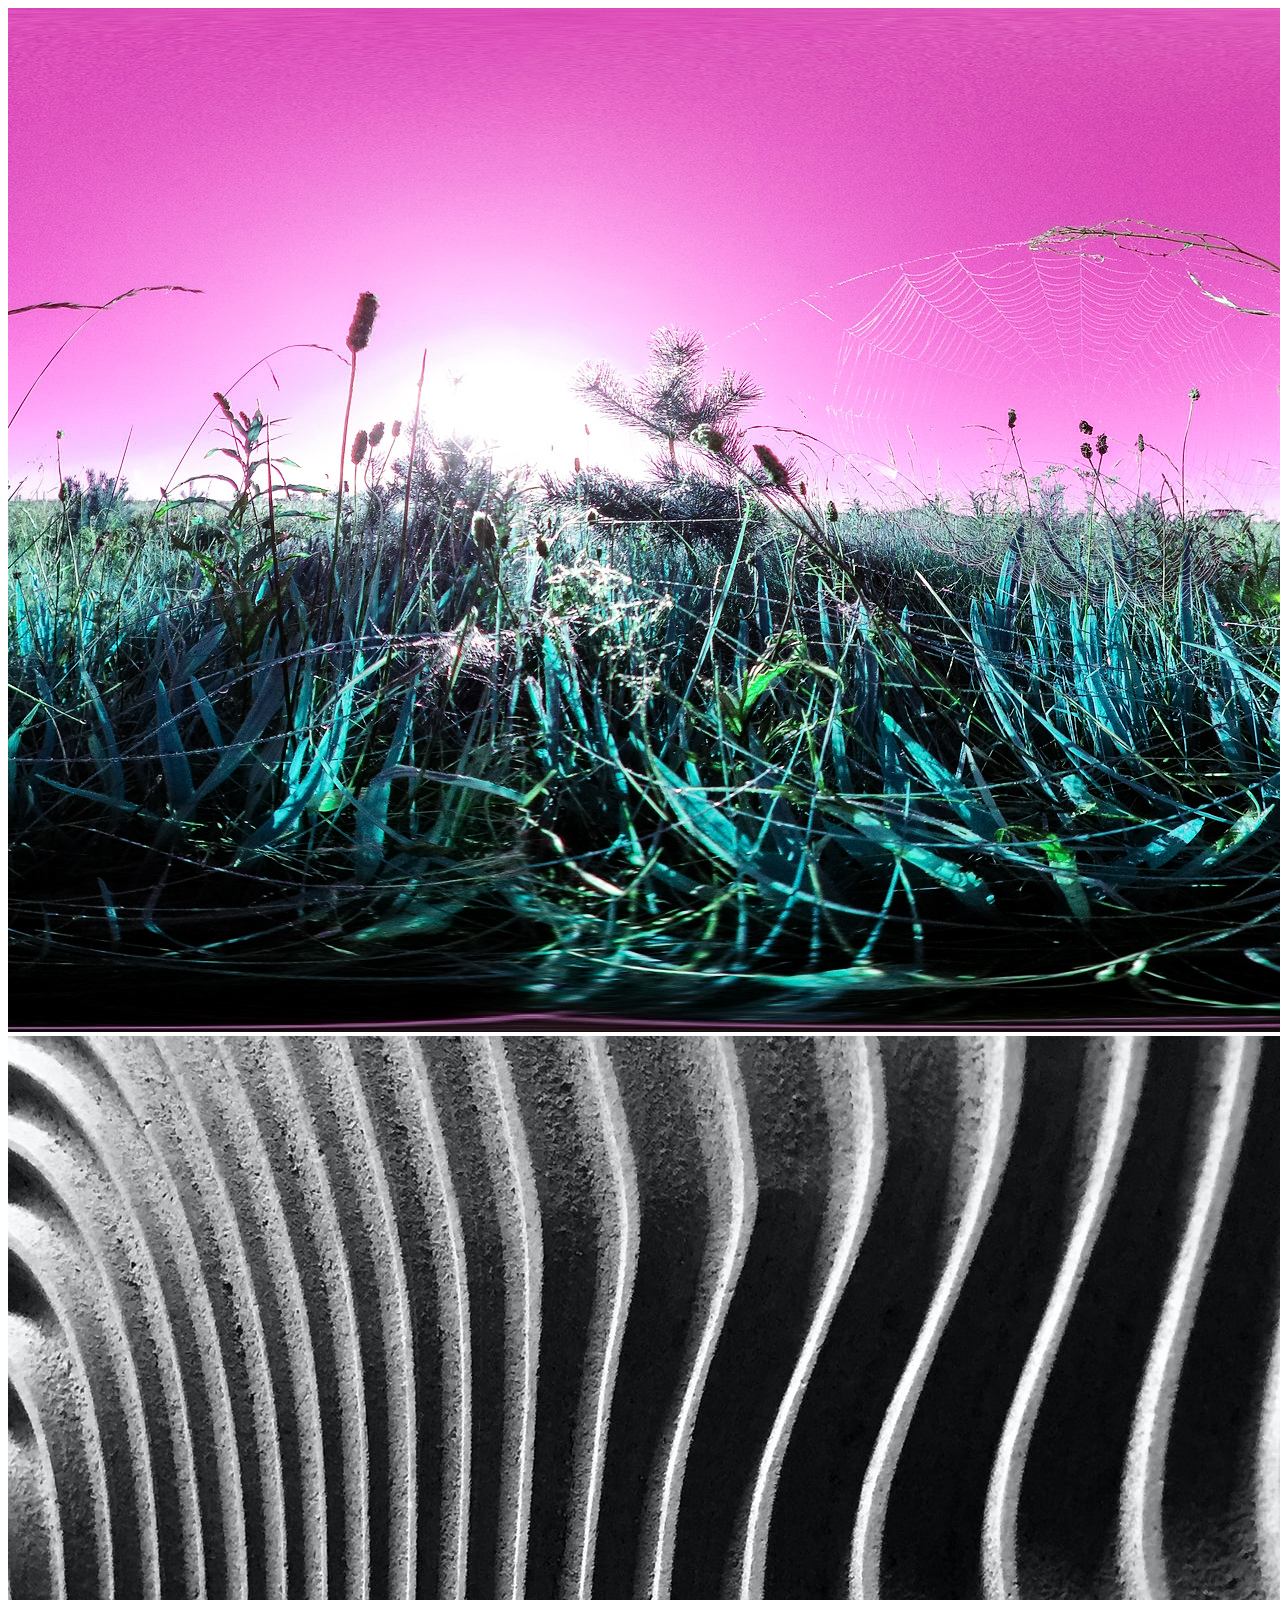
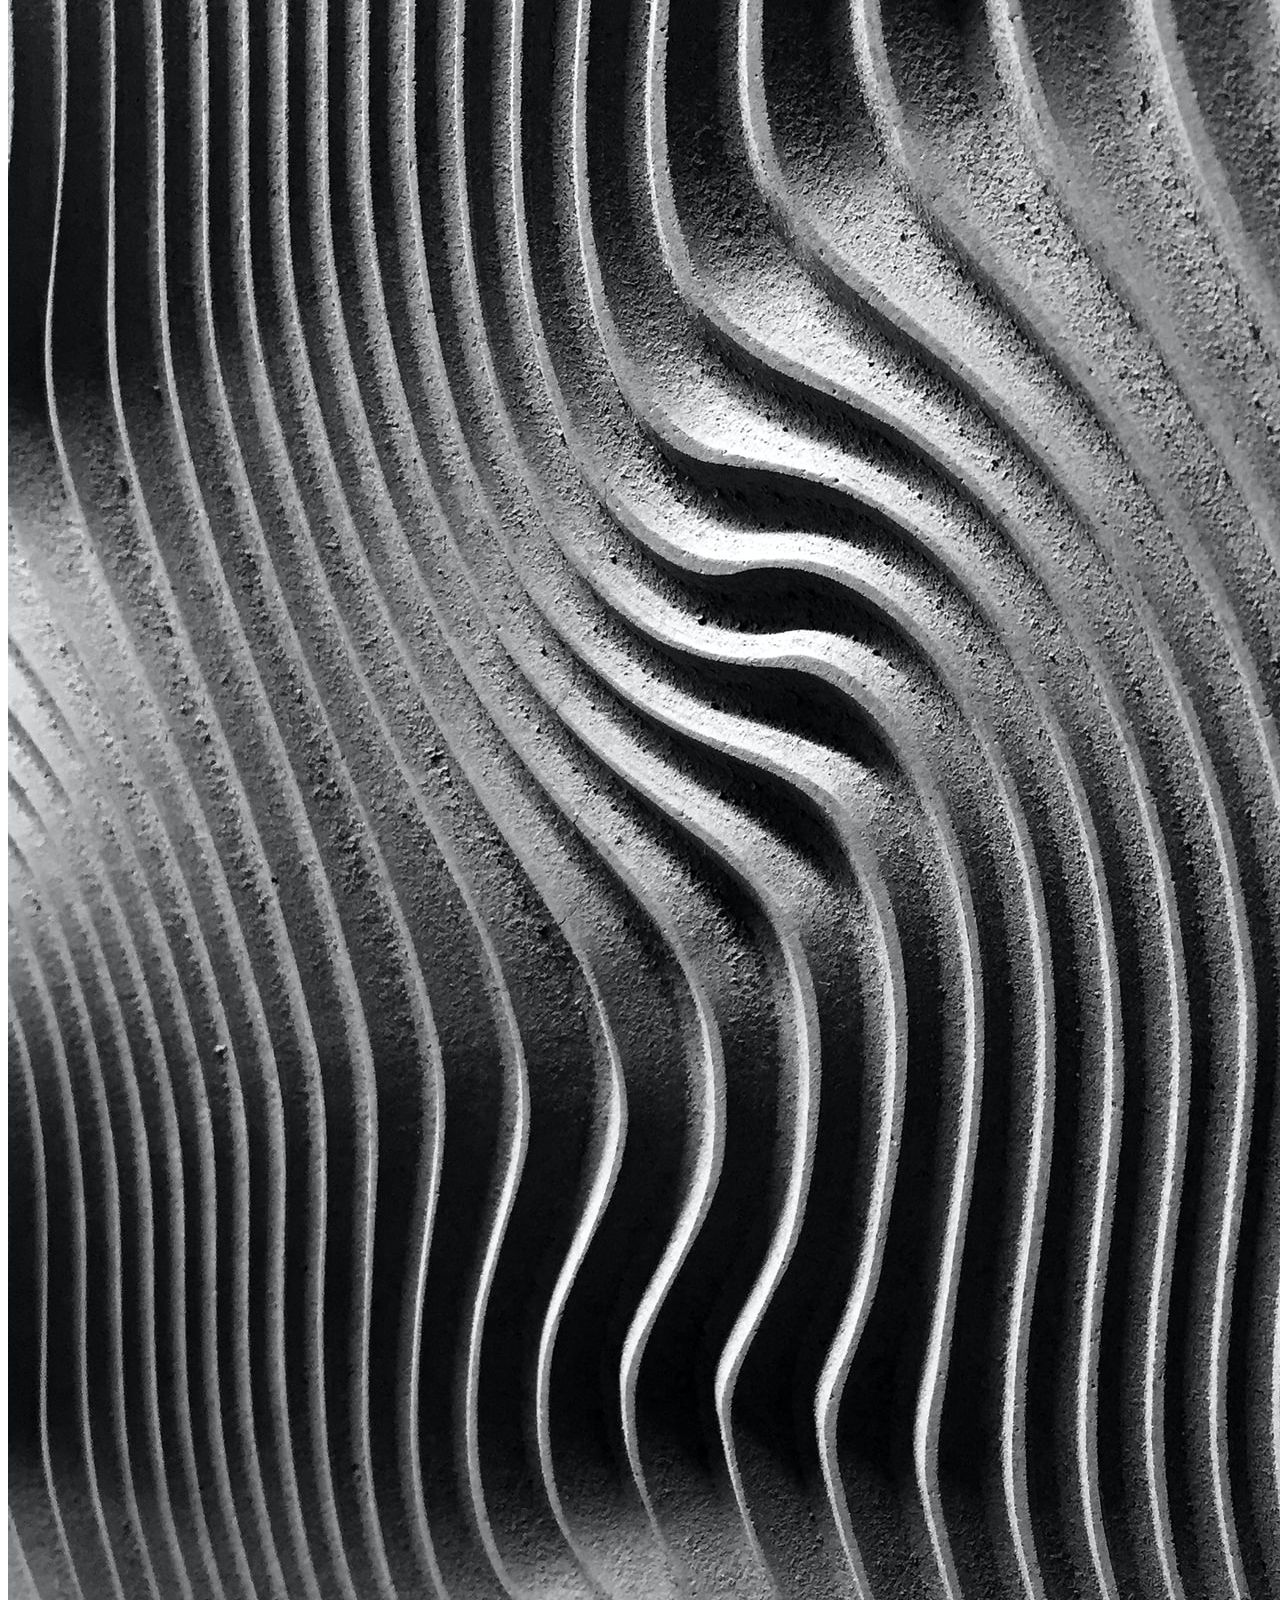
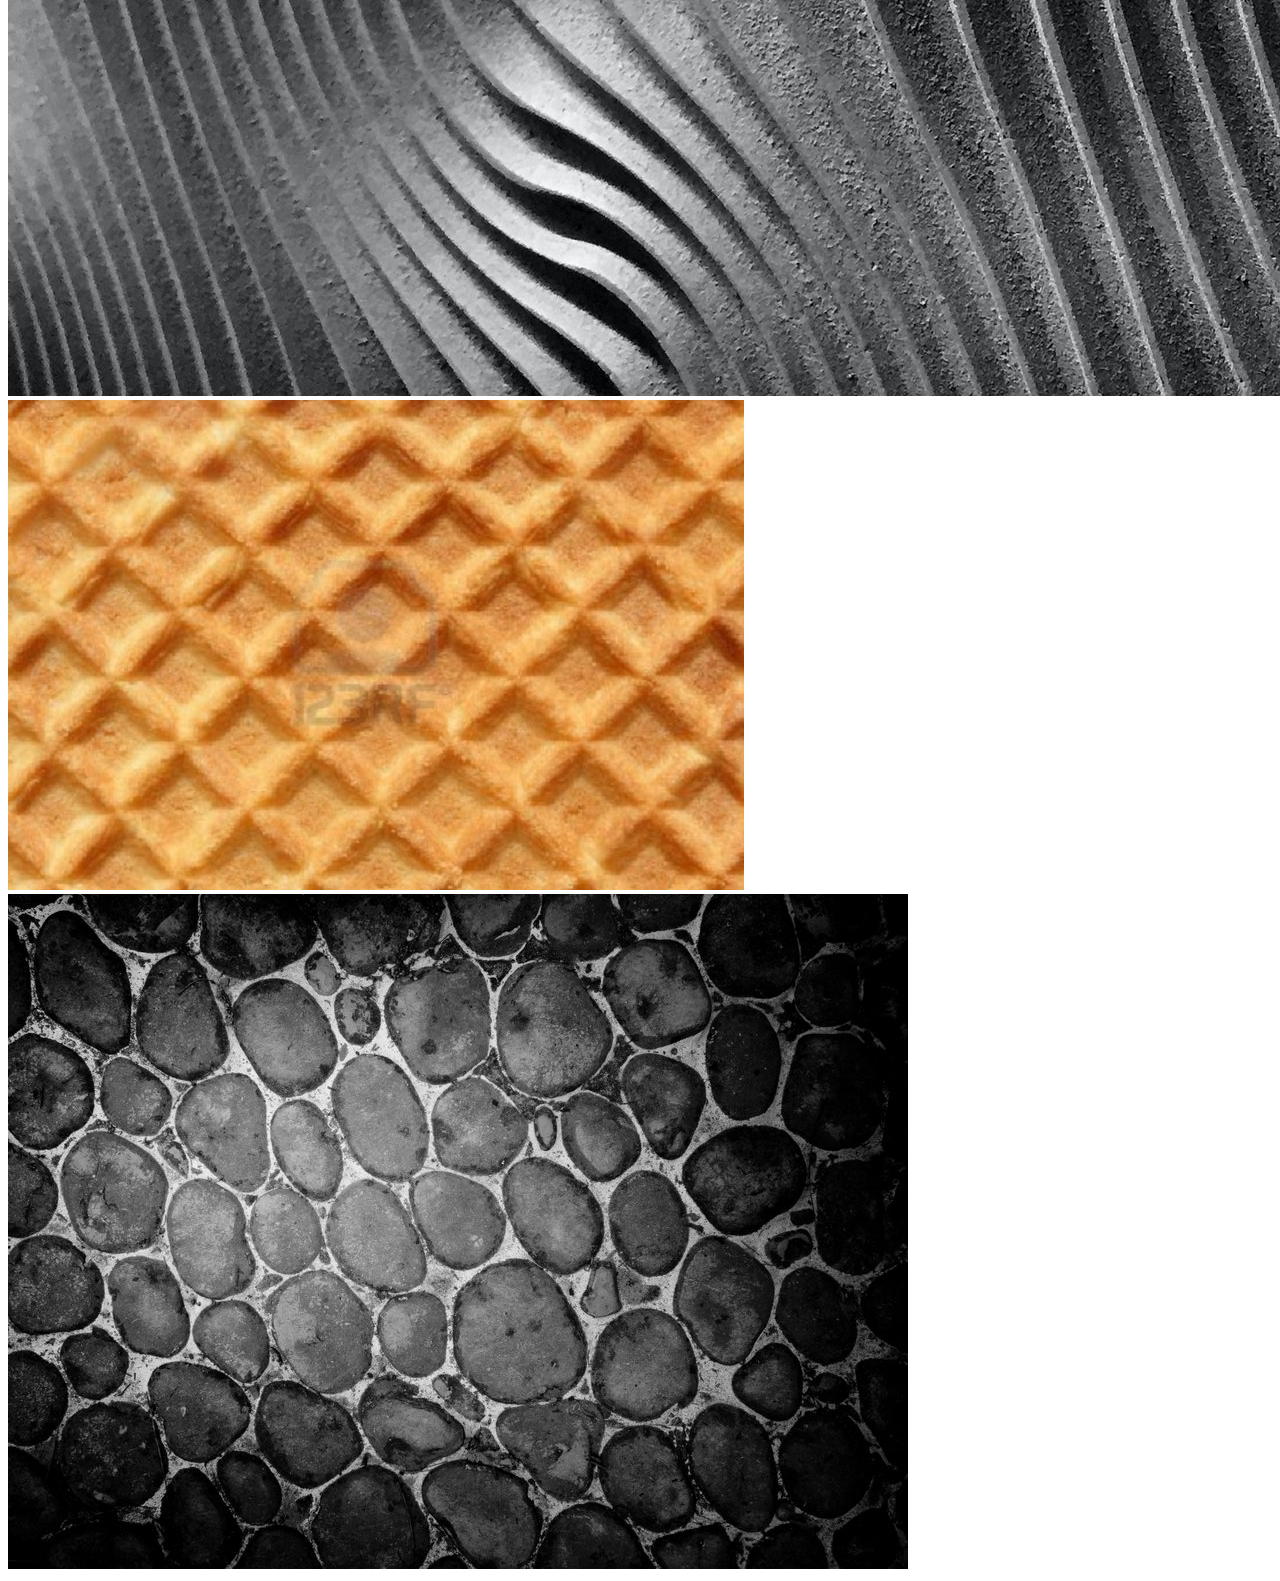
<file: 03-Adding-3D-objects-lights-text/solution.html>
<!DOCTYPE html>
<html>
  <head>
    <title>Textures - A-Frame School</title>
    <meta name="description" content="Textures - A-Frame School">
    <script src="https://aframe.io/releases/1.7.0/aframe.min.js"></script>
<!--     <script src="https://jeromeetienne.github.io/AR.js/aframe/build/aframe-ar.js"></script> -->
  </head>
  <body>
    <a-scene>
      <a-assets>
        <a-asset-item id="tree" src="assets/Lowpoly_tree_sample.obj"></a-asset-item>
        <img id="sky1" src="assets/SheivaRezvani-Equirectangular-Unreal.jpg">
        <img id="tex5" src="assets/texture5.jpg">
        <img id="tex3" src="assets/texture3.jpg">
        <img id="tex1" src="assets/texture1.jpg">
      </a-assets>
      
      <a-sky src="#sky1"></a-sky>
      
      <a-text value="Beautiful Family Tree!!" position="0 10 -4" wrap-count="10" width="30" font="roboto" color="#FFFFFF"></a-text>
      
      <a-obj-model src="#tree" position="-9.081 0 -10" scale=".25 .25 .25" color="green"></a-obj-model>
      
      <a-obj-model src="#tree" position="-5 0 -20" scale=".5 .5 .5" material="shader:flat;src:#tex5"></a-obj-model>
      <a-box src="" position="-2 0.5 -4"></a-box>
      <a-sphere src="" radius="0.5" position="0 0.5 -3"></a-sphere>
      <a-cone src="#tex3" height="2" radius-top="0.1" position="0 1 -6"></a-cone>
      <a-box src="#tex5" position="2 0.5 -4"></a-box>

      <a-plane src="#tex1" rotation="-90 0 0" height="100" width="100"></a-plane>

      <a-light type="ambient" color="#445451"></a-light>
      <a-light light="color: #ff6000; intensity: 2; type: point"></a-light>
      
      
<!--       <a-entity id="rig" position="25 10 0">
          <a-entity id="camera" camera look-controls></a-entity>
      </a-entity> -->
      
<!--       <a-entity camera="active: true" look-controls wasd-controls position="0 10 0" data-aframe-default-camera></a-entity> -->
    
    </a-scene>
  </body>
</html>
</file>
<file: main.css>
@import url('https://fonts.googleapis.com/css?family=Shrikhand');
@import url('https://fonts.googleapis.com/css2?family=Cal+Sans');
@import url('https://fonts.googleapis.com/css2?family=Alfa+Slab+One');
@import url('https://fonts.googleapis.com/css2?family=Ultra');
*, html{
        margin: 0;
        padding: 0;
}
body{
    background-color: #25CED1;
    font-family: "Open Sans", monospace, sans-serif;
    color: rgba(12, 12, 12, .5);
    width: 50%;
    margin: 0 auto;
}
h1{
    font-family: 'Ultra', serif;
    font-size: 6em;
    margin-top: 1em;
    line-height: 1em;
    margin-bottom: .5em;
}
h2{
    margin-top: 50px;
}
p{
    font-size: .7em;
    max-width: 600px;
/*    margin-top: 5em;*/
    /*font-size: 11px;*/
    margin-top: 0px;
/*    color: darkslategray;*/
}
ul{
    margin-bottom: 50px;
}
li{
    font-size: 1.2em;
    margin-top: .5em;
}
a{
    color: azure;
}
a:hover{
    text-decoration: none;
}

/*BREAKPOINT 1!*/
@media screen and (max-width: 435px) {
    *, html, body{
        margin: 0;
        padding: 0;
    }
    body{
        width: 80%;
        margin: 0 auto;
    }
    h1{
        font-size: 3em;
        margin-top: 1em;
    }
}

/*BREAKPOINT 2!*/
@media screen and (max-width: 720px) {
    *, html, body{
        margin: 0;
        padding: 0;
    }
    body{
        width: 80%;
        margin: 0 auto;
    }
    h1{
        font-size: 4em;
        margin-top: .75em;
    }
}

/*BREAKPOINT 3!*/
@media screen and (max-width: 900px) {
    *, html, body{
        margin: 0;
        padding: 0;
    }
    body{
        width: 80%;
        margin: 0 auto;
    }
    h1{
        font-size: 4em;
        margin-top: .75em;
    }
}

/*BREAKPOINT 4!*/
@media screen and (max-width: 1367px) {
    *, html, body{
        margin: 0;
        padding: 0;
    }
    body{
        width: 60%;
        margin: 0 auto;
    }
    h1{
        font-size: 5em;
        margin-top: 1em;
    }
}

/*BREAKPOINT! for smaller screens*/
@media only screen and (min-device-width : 320px) and (max-device-width : 480px) {
    *, html{
        margin: 0;
        padding: 0;
    }
    body{
        width: 80%;
/*        max-width: 200px;*/
        margin: 0 auto;
    }
    h1{
        font-size: 2em;
        margin-top: 1em;
    }
}
</file>
